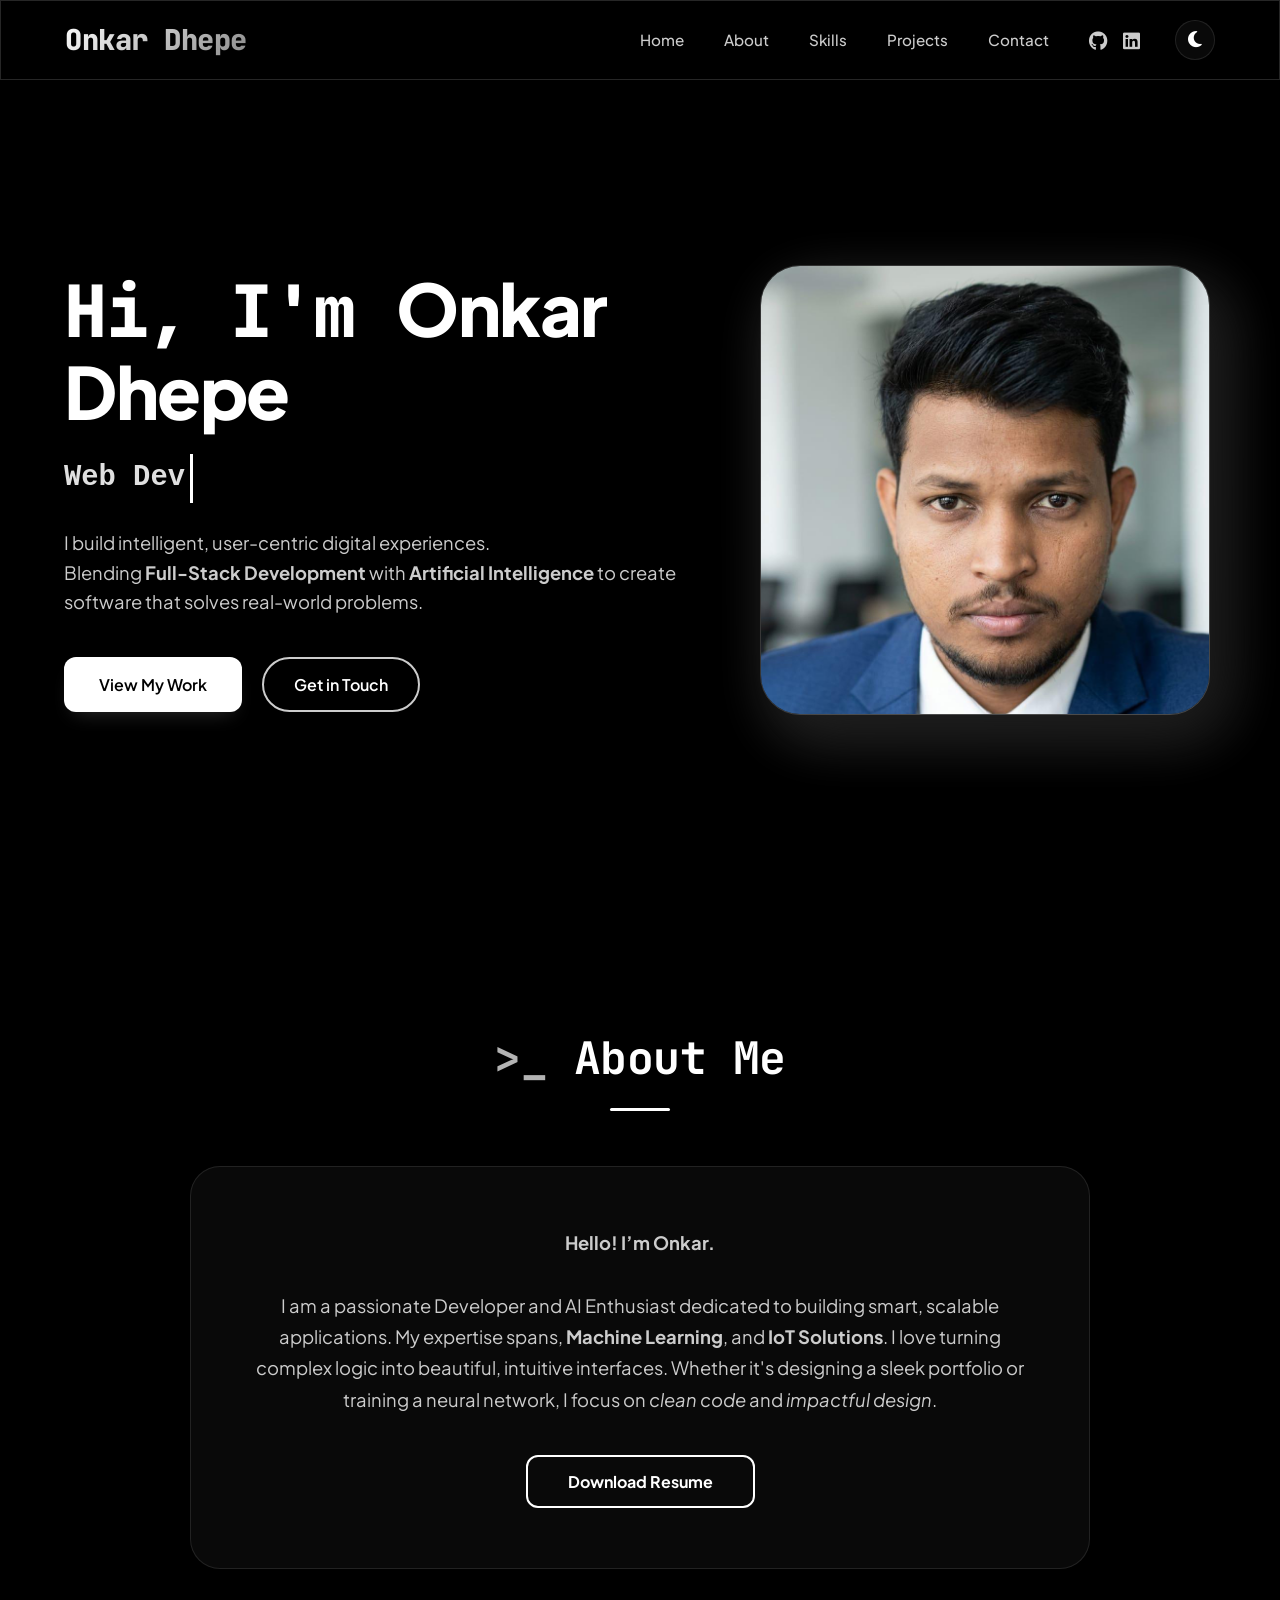
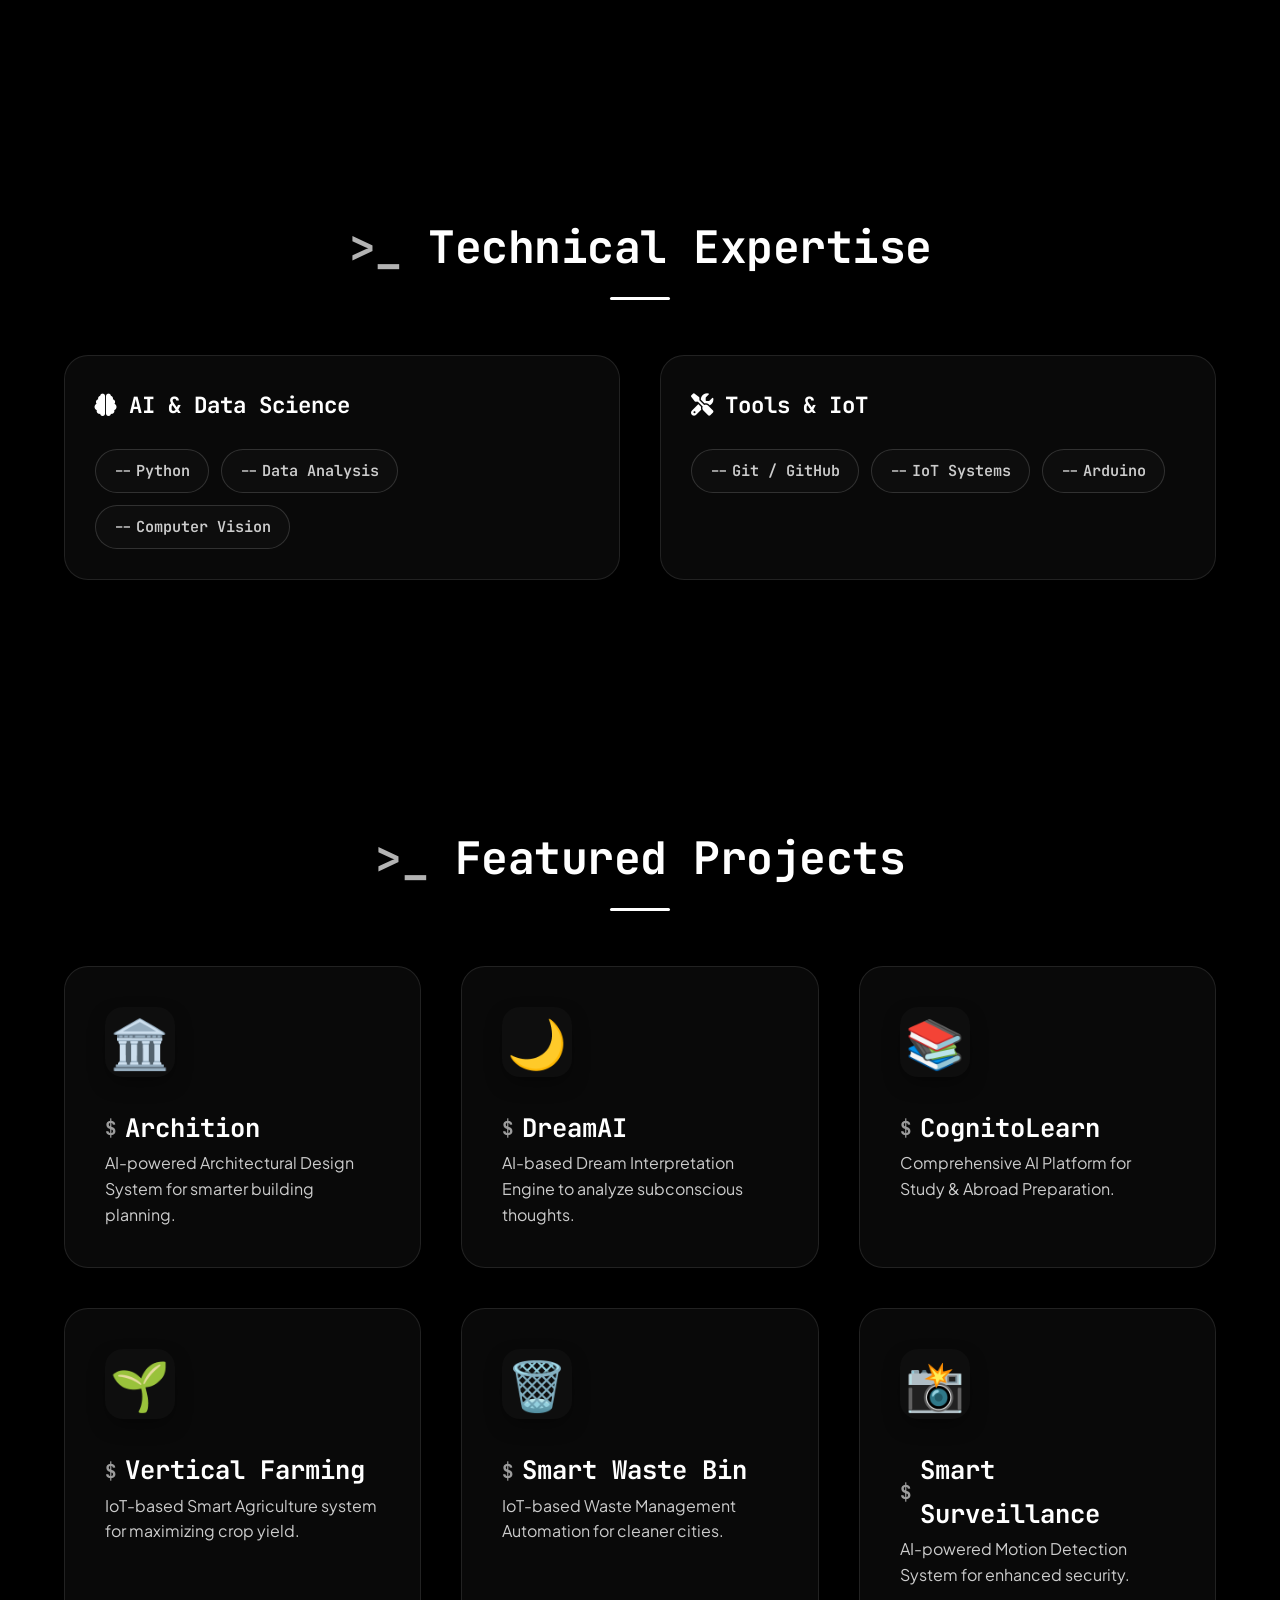
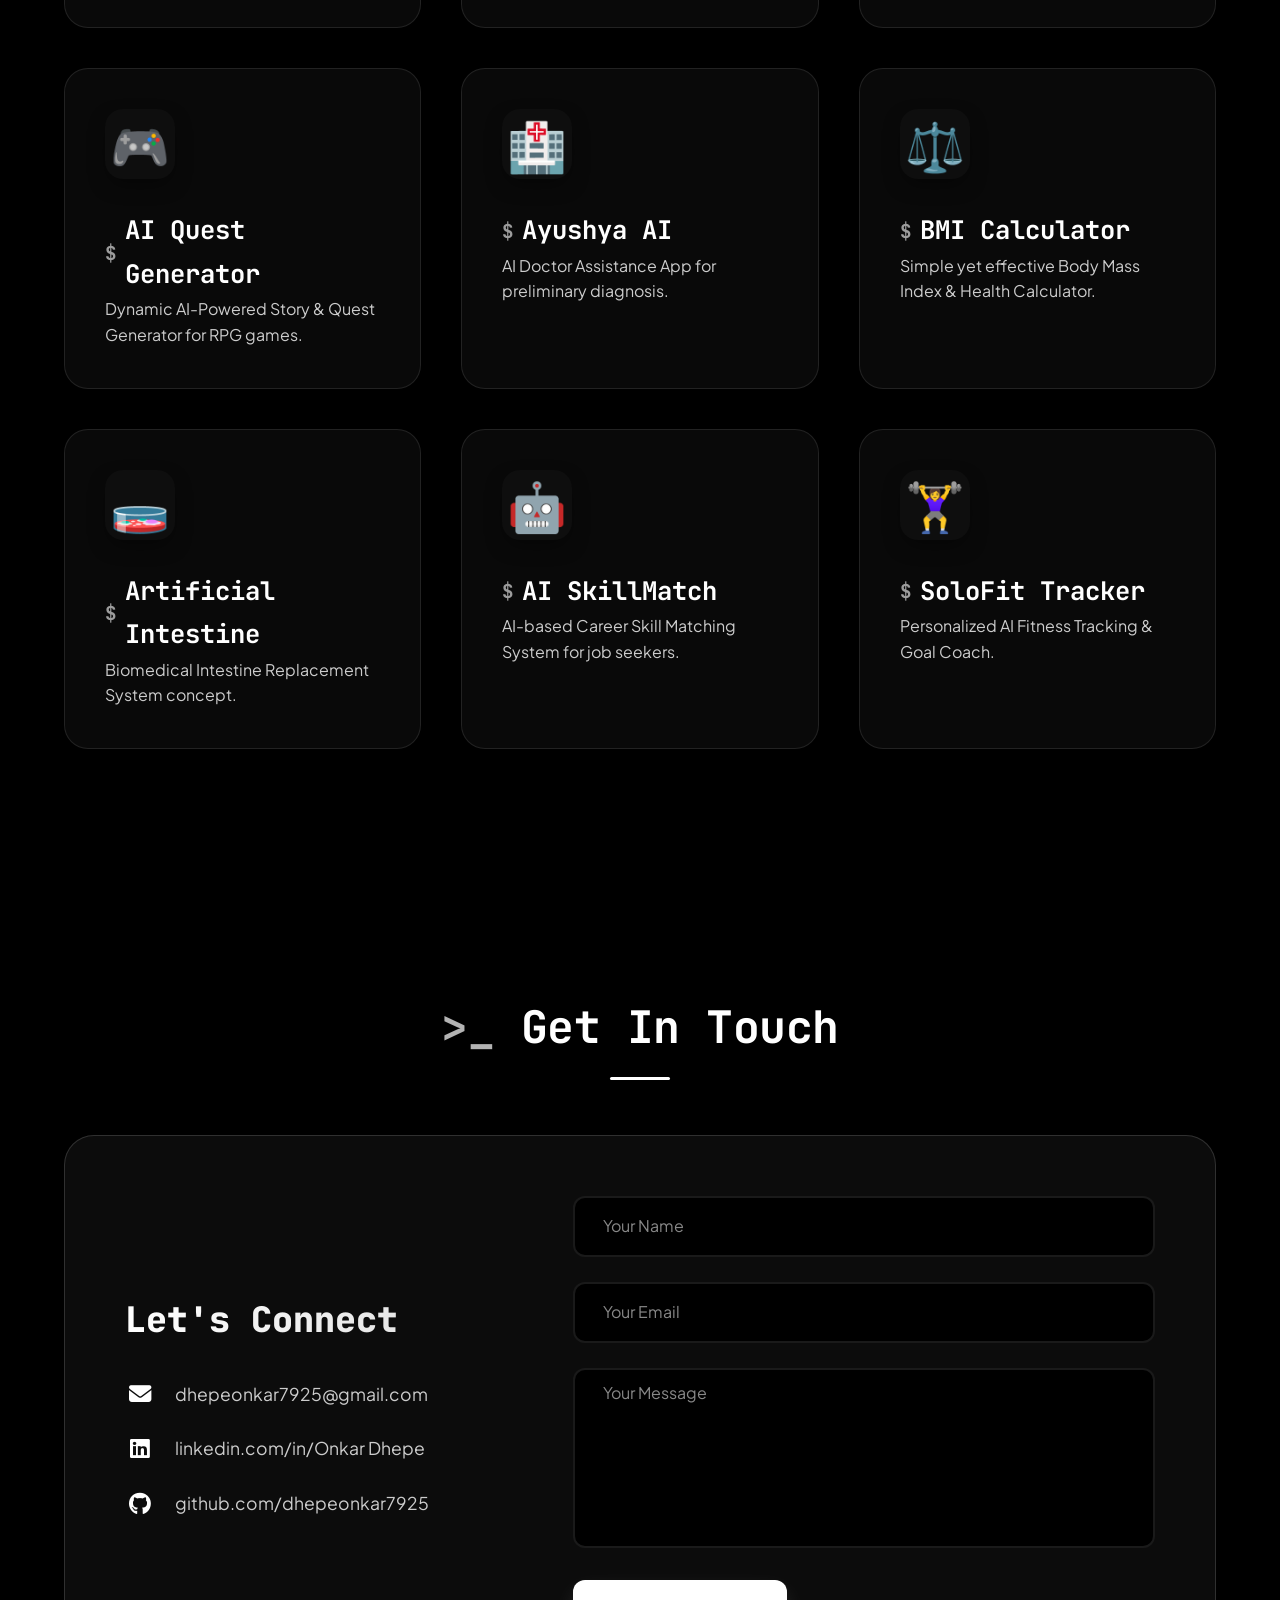
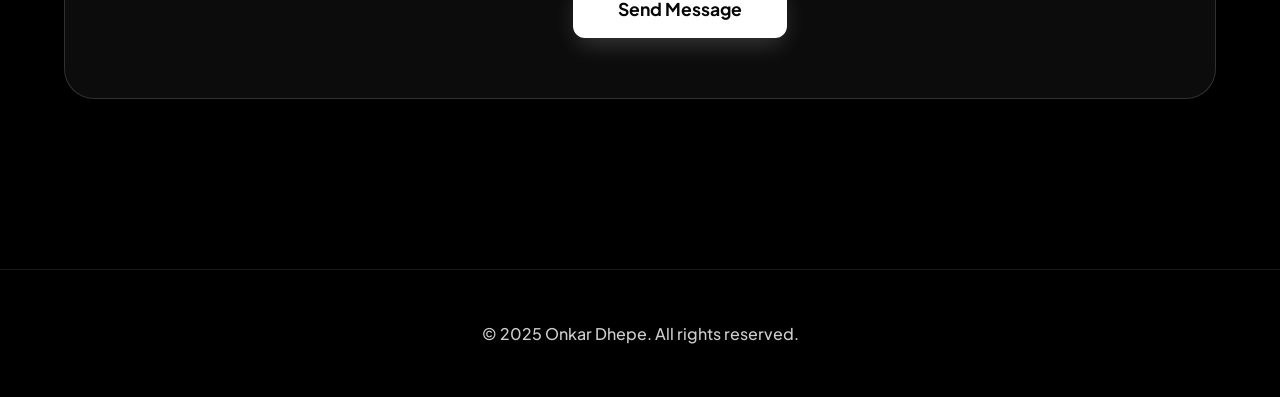
<file: index.html>
<!DOCTYPE html>
<!-- Deployment Revision: 1.0.1 - Fixed Routing -->

<html lang="en">
<head>
    <meta charset="UTF-8">
    <meta name="viewport" content="width=device-width, initial-scale=1.0">
    <title>Onkar Dhepe | Portfolio</title>
    <link rel="stylesheet" href="style.css">
    <link rel="stylesheet" href="https://cdnjs.cloudflare.com/ajax/libs/font-awesome/6.4.0/css/all.min.css">
</head>
<body>

    <!-- NAVBAR -->
    <nav class="navbar glass">
        <a href="#hero" class="logo">Onkar Dhepe</a>

        <div class="nav-content">
            <ul class="nav-links" id="navMenu">
                <li><a href="#hero" onclick="closeMenu()">Home</a></li>
                <li><a href="#about" onclick="closeMenu()">About</a></li>
                <li><a href="#skills" onclick="closeMenu()">Skills</a></li>
                <li><a href="#projects" onclick="closeMenu()">Projects</a></li>
                <li><a href="#contact" onclick="closeMenu()">Contact</a></li>
            </ul>

            <div class="nav-actions">
                <div class="social-links-nav">
                    <a href="https://github.com/dhepeonkar7925" target="_blank" title="GitHub"><i class="fab fa-github"></i></a>
                    <a href="https://www.linkedin.com/in/onkardhepe-b68677215/" target="_blank" title="LinkedIn"><i class="fab fa-linkedin"></i></a>
                </div>
                <button id="theme-toggle" class="theme-btn" aria-label="Toggle Theme">
                    <i class="fas fa-moon"></i>
                </button>
                
                <!-- Mobile Menu Toggle -->
                <div class="hamburger" onclick="toggleMenu()">
                    <i class="fas fa-bars"></i>
                </div>
            </div>
        </div>
    </nav>

    <!-- HERO SECTION -->
    <!-- HERO SECTION -->
    <section id="hero">
        <div class="hero-content">
            <div class="hero-text">
                <h1>Hi, I'm <span style="color: var(--primary);">Onkar Dhepe</span></h1>
                <div class="typing-container"></div>
                
                <p>
                    I build intelligent, user-centric digital experiences. <br>
                    Blending <strong>Full-Stack Development</strong> with <strong>Artificial Intelligence</strong> to create software that solves real-world problems.
                </p>

                <div class="buttons">
                    <a href="#projects" class="btn">View My Work</a>
                    <a href="#contact" class="btn2">Get in Touch</a>
                </div>
            </div>
        </div>

        <div class="hero-image skeleton">
           <img src="assets/images/your-photo.jpg" alt="Onkar Dhepe" class="profile-img">
        </div>
    </section>

    <!-- ABOUT -->
    <section id="about" class="reveal">
        <h3 class="section-title">About Me</h3>
        <div class="about-content glass">
            <p>
                <strong>Hello! I’m Onkar.</strong> <br><br>
                I am a passionate Developer and AI Enthusiast dedicated to building smart, scalable applications. 
                My expertise spans, <strong>Machine Learning</strong>, and <strong>IoT Solutions</strong>. 
                I love turning complex logic into beautiful, intuitive interfaces. 
                Whether it's designing a sleek portfolio or training a neural network, 
                I focus on <em>clean code</em> and <em>impactful design</em>.
            </p>
            <button class="about-btn" onclick="window.open('Name.pdf')">Download Resume</button>
        </div>
    </section>

    <!-- SKILLS -->
    <section id="skills">
        <h3 class="section-title">Technical Expertise</h3>

        <div class="skills-container-v2">
           

            <!-- AI & Data Science -->
            <div class="skill-category reveal skeleton">
                <h4><i class="fas fa-brain"></i> AI & Data Science</h4>
                <div class="skills-grid-v2">
                    <div class="skill-pill">Python</div>
                    <div class="skill-pill">Data Analysis</div>
                    <div class="skill-pill">Computer Vision</div>
                </div>
            </div>

            <!-- Tools & IoT -->
            <div class="skill-category reveal skeleton">
                <h4><i class="fas fa-tools"></i> Tools & IoT</h4>
                <div class="skills-grid-v2">
                    <div class="skill-pill">Git / GitHub</div>
                    <div class="skill-pill">IoT Systems</div>
                    <div class="skill-pill">Arduino</div>
                </div>
            </div>
        </div>
    </section>

    <!-- PROJECTS -->
    <section id="projects" class="reveal">
        <h3 class="section-title">Featured Projects</h3>

        <div class="projects-grid">

            <a href="projects/archition.html" class="project-card-pro skeleton">
                <div class="project-icon-pro">🏛️</div>
                <div>
                    <h4>Archition</h4>
                    <p>AI-powered Architectural Design System for smarter building planning.</p>
                </div>
            </a>

            <a href="projects/dreamai.html" class="project-card-pro skeleton">
                <div class="project-icon-pro">🌙</div>
                <div>
                    <h4>DreamAI</h4>
                    <p>AI-based Dream Interpretation Engine to analyze subconscious thoughts.</p>
                </div>
            </a>

            <a href="projects/cognitolearn.html" class="project-card-pro skeleton">
                <div class="project-icon-pro">📚</div>
                <div>
                    <h4>CognitoLearn</h4>
                    <p>Comprehensive AI Platform for Study & Abroad Preparation.</p>
                </div>
            </a>

            <a href="projects/verticalfarm.html" class="project-card-pro skeleton">
                <div class="project-icon-pro">🌱</div>
                <div>
                    <h4>Vertical Farming</h4>
                    <p>IoT-based Smart Agriculture system for maximizing crop yield.</p>
                </div>
            </a>

            <a href="projects/wastebin.html" class="project-card-pro skeleton">
                <div class="project-icon-pro">🗑️</div>
                <div>
                    <h4>Smart Waste Bin</h4>
                    <p>IoT-based Waste Management Automation for cleaner cities.</p>
                </div>
            </a>

            <a href="projects/surveillance.html" class="project-card-pro skeleton">
                <div class="project-icon-pro">📸</div>
                <div>
                    <h4>Smart Surveillance</h4>
                    <p>AI-powered Motion Detection System for enhanced security.</p>
                </div>
            </a>

            <a href="projects/ai-quest-generator.html" class="project-card-pro skeleton">
                <div class="project-icon-pro">🎮</div>
                <div>
                    <h4>AI Quest Generator</h4>
                    <p>Dynamic AI-Powered Story & Quest Generator for RPG games.</p>
                </div>
            </a>

            <a href="projects/ayushya-ai.html" class="project-card-pro skeleton">
                <div class="project-icon-pro">🏥</div>
                <div>
                    <h4>Ayushya AI</h4>
                    <p>AI Doctor Assistance App for preliminary diagnosis.</p>
                </div>
            </a>

            <a href="projects/bmi-calculator.html" class="project-card-pro skeleton">
                <div class="project-icon-pro">⚖️</div>
                <div>
                    <h4>BMI Calculator</h4>
                    <p>Simple yet effective Body Mass Index & Health Calculator.</p>
                </div>
            </a>

            <a href="projects/artificial-intestine.html" class="project-card-pro skeleton">
                <div class="project-icon-pro">🧫</div>
                <div>
                    <h4>Artificial Intestine</h4>
                    <p>Biomedical Intestine Replacement System concept.</p>
                </div>
            </a>

            <a href="projects/skillmatch.html" class="project-card-pro">
                <div class="project-icon-pro">🤖</div>
                <div>
                    <h4>AI SkillMatch</h4>
                    <p>AI-based Career Skill Matching System for job seekers.</p>
                </div>
            </a>

            <a href="projects/solofit-tracker.html" class="project-card-pro">
                <div class="project-icon-pro">🏋️‍♀️</div>
                <div>
                    <h4>SoloFit Tracker</h4>
                    <p>Personalized AI Fitness Tracking & Goal Coach.</p>
                </div>
            </a>

        </div>
    </section>

    <!-- CONTACT -->
    <section id="contact" class="reveal">
        <h3 class="section-title">Get In Touch</h3>

        <div class="contact-container">

            <div class="contact-info">
                <h4>Let's Connect</h4>
                <a href="mailto:dhepeonkar7925@gmail.com"><p><i class="fas fa-envelope"></i> dhepeonkar7925@gmail.com</p></a>
                <a href="https://www.linkedin.com/in/onkar-dhepe-aaa7442ab" target="_blank"><p><i class="fab fa-linkedin"></i> linkedin.com/in/Onkar Dhepe</p></a>
                <a href="https://github.com/dhepeonkar7925" target="_blank"><p><i class="fab fa-github"></i> github.com/dhepeonkar7925</p></a>
            </div>

            <form class="contact-form">
                <div class="input-box">
                    <input type="text" required>
                    <label>Your Name</label>
                </div>

                <div class="input-box">
                    <input type="email" required>
                    <label>Your Email</label>
                </div>

                <div class="input-box">
                    <textarea required></textarea>
                    <label>Your Message</label>
                </div>

                <button class="send-btn">Send Message</button>
            </form>

        </div>
    </section>

    <!-- FOOTER -->
    <footer>
        <p>&copy; 2025 Onkar Dhepe. All rights reserved.</p>
    </footer>

    <script src="script.js"></script>

</body>
</html>
</file>
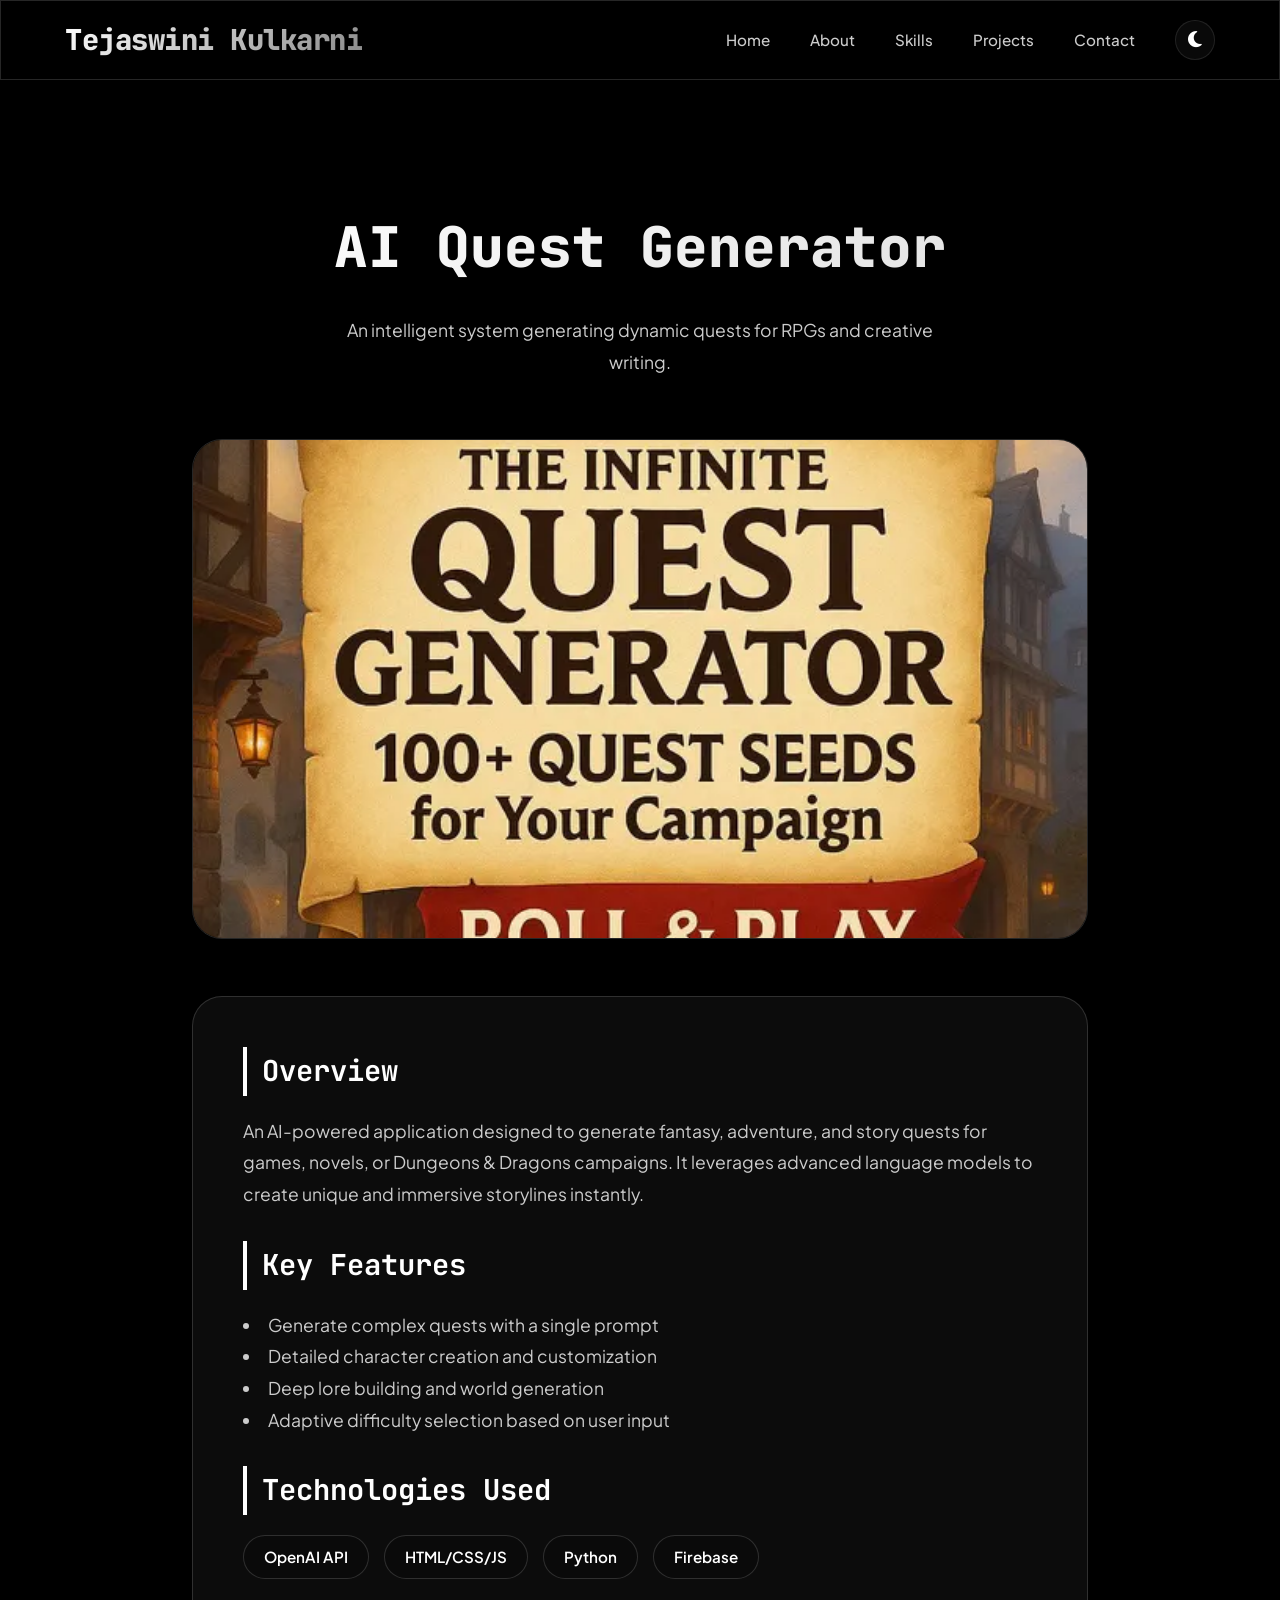
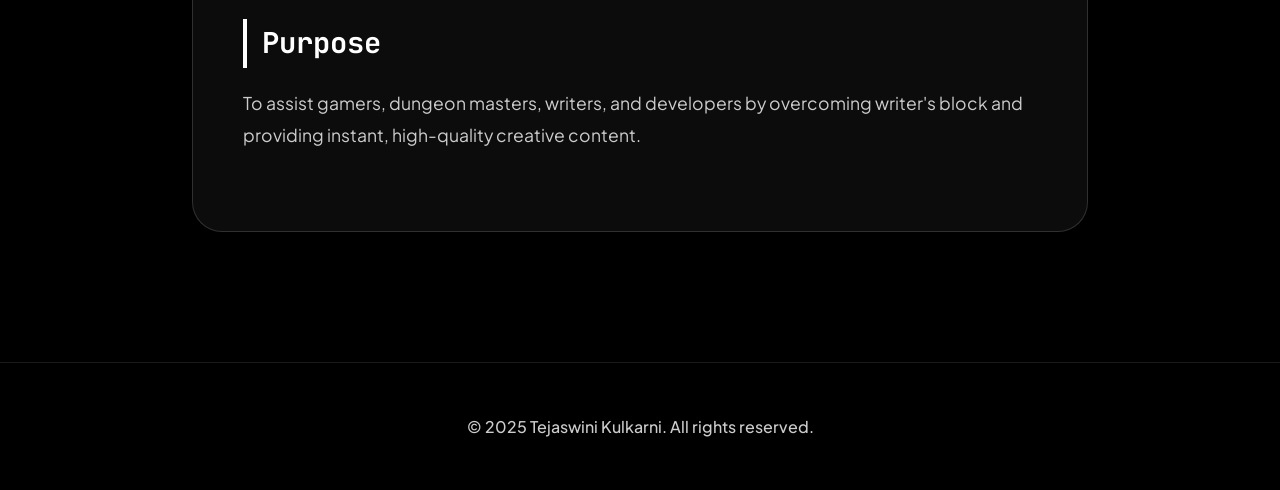
<file: projects/ai-quest-generator.html>
<!DOCTYPE html>
<html lang="en">
<head>
    <meta charset="UTF-8">
    <meta name="viewport" content="width=device-width, initial-scale=1.0">
    <title>AI Quest Generator | Project</title>
    <link rel="stylesheet" href="../style.css">
    <link rel="stylesheet" href="https://cdnjs.cloudflare.com/ajax/libs/font-awesome/6.4.0/css/all.min.css">
</head>
<body>

    <!-- NAVBAR (Simplified for projects) -->
    <nav class="navbar glass">
        <a href="../index.html" class="logo">Tejaswini Kulkarni</a>

        <div class="nav-content">
            <ul class="nav-links" id="navMenu">
                <li><a href="../index.html#hero" onclick="closeMenu()">Home</a></li>
                <li><a href="../index.html#about" onclick="closeMenu()">About</a></li>
                <li><a href="../index.html#skills" onclick="closeMenu()">Skills</a></li>
                <li><a href="../index.html#projects" onclick="closeMenu()">Projects</a></li>
                <li><a href="../index.html#contact" onclick="closeMenu()">Contact</a></li>
            </ul>

            <div class="nav-actions">
                <button id="theme-toggle" class="theme-btn" aria-label="Toggle Theme">
                    <i class="fas fa-moon"></i>
                </button>
                
                <!-- Mobile Menu Toggle -->
                <div class="hamburger" onclick="toggleMenu()">
                    <i class="fas fa-bars"></i>
                </div>
            </div>
        </div>
    </nav>

    <div class="project-wrapper">
        <div class="project-header">
            <h1 class="project-title-large">AI Quest Generator</h1>
            <p class="project-text" style="max-width: 600px; margin: 0 auto;">An intelligent system generating dynamic quests for RPGs and creative writing.</p>
        </div>

        <img src="../assets/images/quest-image.jpg" alt="AI Quest" class="project-img-large">

        <div class="project-content-box">
            <h3 class="project-section-header">Overview</h3>
            <p class="project-text">
                An AI-powered application designed to generate fantasy, adventure, and story quests for games, novels, or Dungeons & Dragons campaigns. It leverages advanced language models to create unique and immersive storylines instantly.
            </p>

            <h3 class="project-section-header">Key Features</h3>
            <ul class="project-text" style="list-style-position: inside; margin-bottom: 30px;">
                <li>Generate complex quests with a single prompt</li>
                <li>Detailed character creation and customization</li>
                <li>Deep lore building and world generation</li>
                <li>Adaptive difficulty selection based on user input</li>
            </ul>

            <h3 class="project-section-header">Technologies Used</h3>
            <div class="tech-stack-list">
                <span class="tech-badge">OpenAI API</span>
                <span class="tech-badge">HTML/CSS/JS</span>
                <span class="tech-badge">Python</span>
                <span class="tech-badge">Firebase</span>
            </div>

            <h3 class="project-section-header">Purpose</h3>
            <p class="project-text">
                To assist gamers, dungeon masters, writers, and developers by overcoming writer's block and providing instant, high-quality creative content.
            </p>
        </div>
    </div>

    <!-- FOOTER -->
    <footer>
        <p>&copy; 2025 Tejaswini Kulkarni. All rights reserved.</p>
    </footer>

    <script src="../script.js"></script>
</body>
</html>
</file>
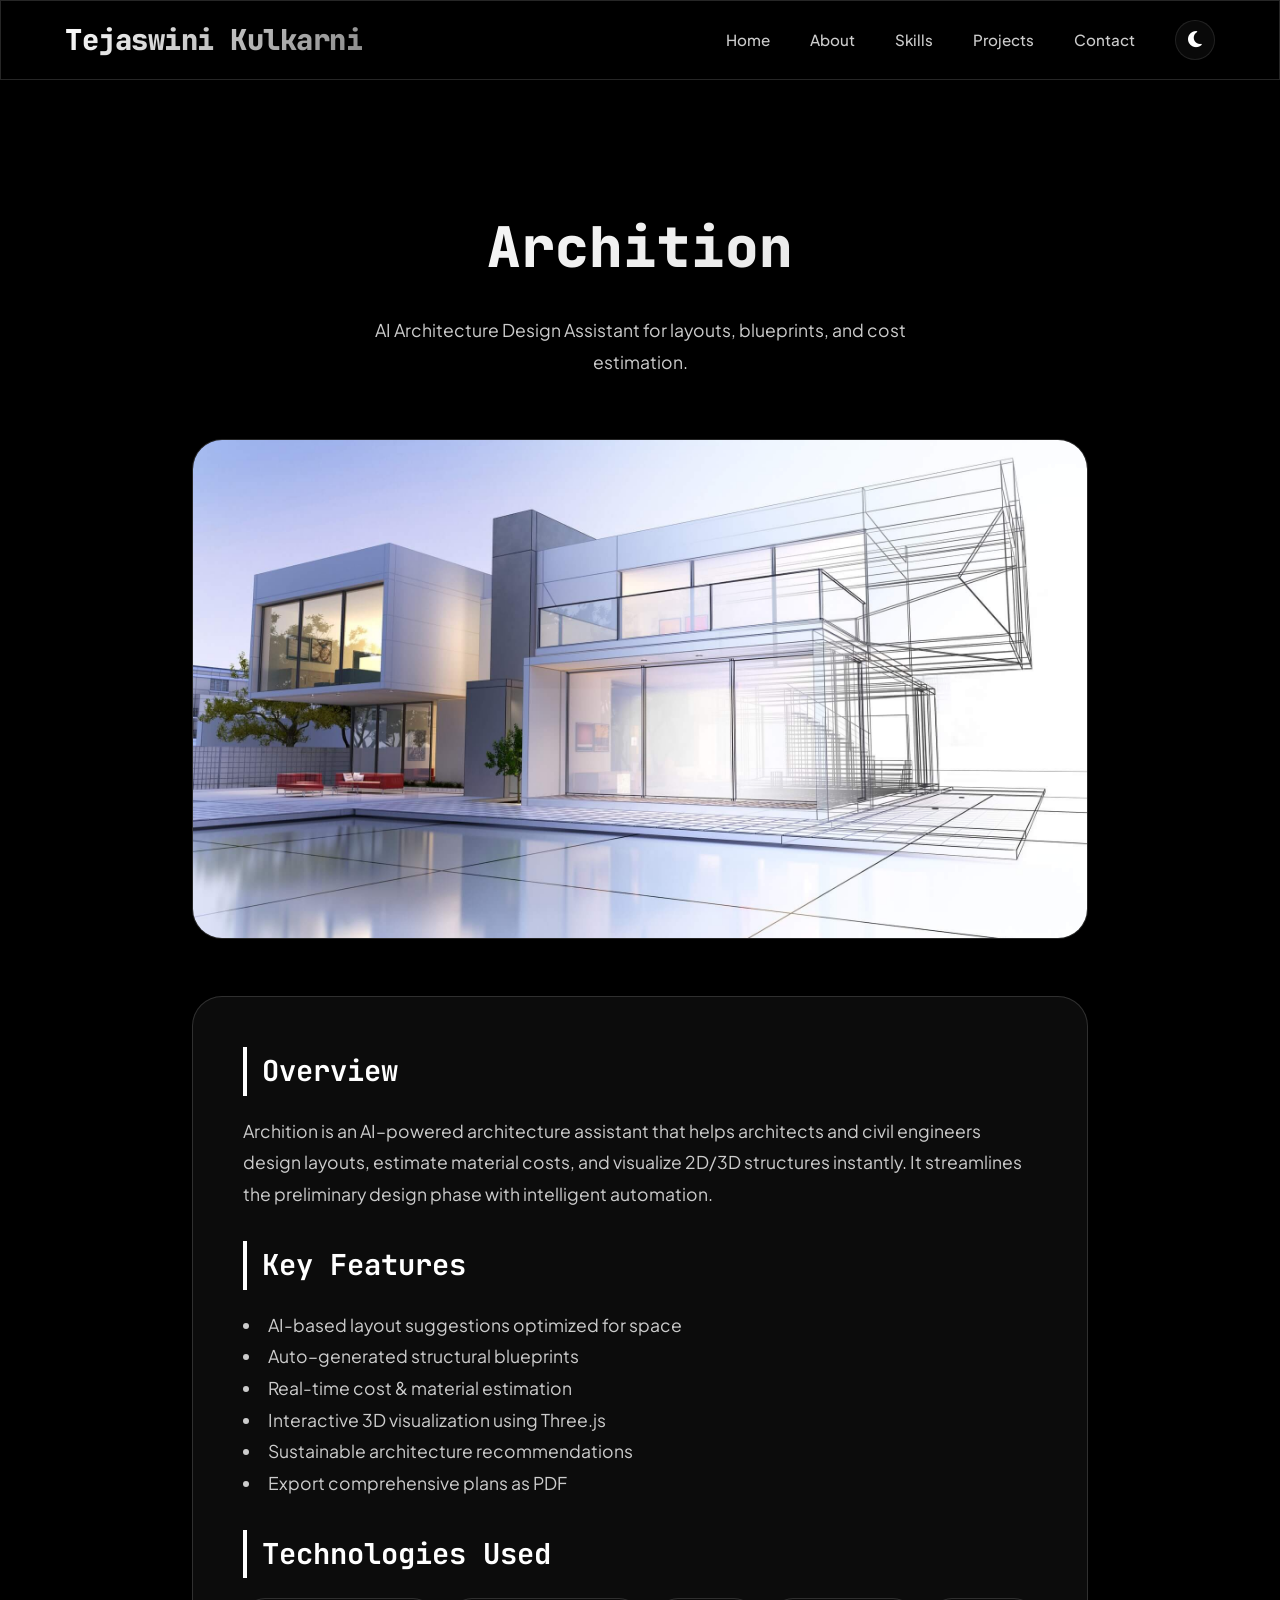
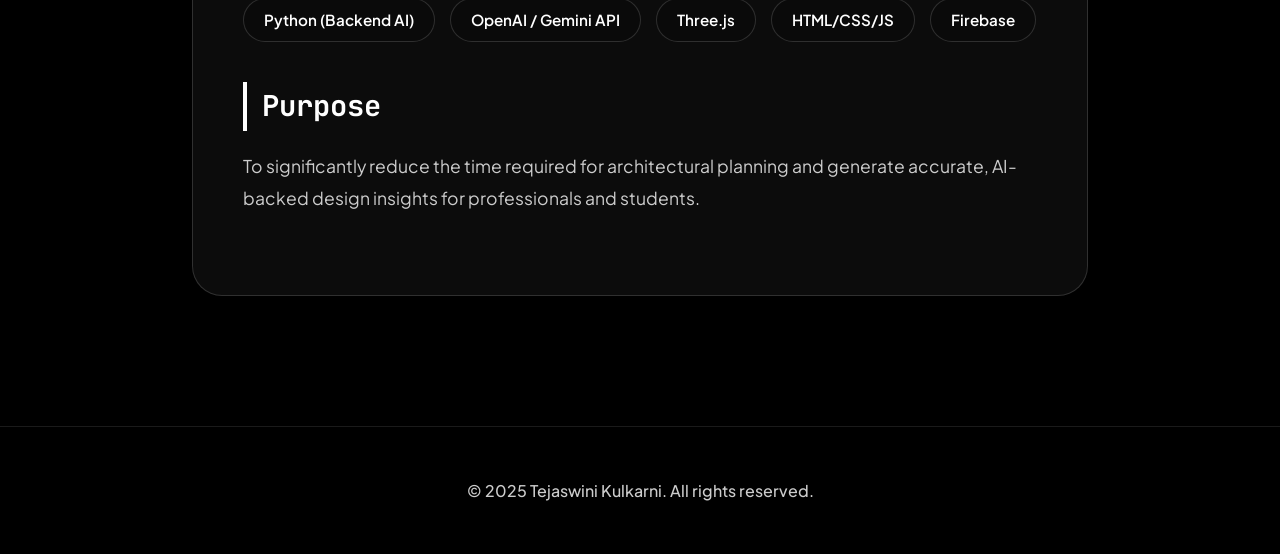
<file: projects/archition.html>
<!DOCTYPE html>
<html lang="en">
<head>
    <meta charset="UTF-8">
    <meta name="viewport" content="width=device-width, initial-scale=1.0">
    <title>Archition | Project</title>
    <link rel="stylesheet" href="../style.css">
    <link rel="stylesheet" href="https://cdnjs.cloudflare.com/ajax/libs/font-awesome/6.4.0/css/all.min.css">
</head>
<body>

    <!-- NAVBAR -->
    <nav class="navbar glass">
        <a href="../index.html" class="logo">Tejaswini Kulkarni</a>

        <div class="nav-content">
            <ul class="nav-links" id="navMenu">
                <li><a href="../index.html#hero" onclick="closeMenu()">Home</a></li>
                <li><a href="../index.html#about" onclick="closeMenu()">About</a></li>
                <li><a href="../index.html#skills" onclick="closeMenu()">Skills</a></li>
                <li><a href="../index.html#projects" onclick="closeMenu()">Projects</a></li>
                <li><a href="../index.html#contact" onclick="closeMenu()">Contact</a></li>
            </ul>

            <div class="nav-actions">
                <button id="theme-toggle" class="theme-btn" aria-label="Toggle Theme">
                    <i class="fas fa-moon"></i>
                </button>
                
                <!-- Mobile Menu Toggle -->
                <div class="hamburger" onclick="toggleMenu()">
                    <i class="fas fa-bars"></i>
                </div>
            </div>
        </div>
    </nav>

    <div class="project-wrapper">
        <div class="project-header">
            <h1 class="project-title-large">Archition</h1>
            <p class="project-text" style="max-width: 600px; margin: 0 auto;">AI Architecture Design Assistant for layouts, blueprints, and cost estimation.</p>
        </div>

        <img src="../assets/images/archistar-1.jpg" alt="Archition Project" class="project-img-large">

        <div class="project-content-box">
            <h3 class="project-section-header">Overview</h3>
            <p class="project-text">
                Archition is an AI–powered architecture assistant that helps architects and civil engineers design layouts, estimate material costs, and visualize 2D/3D structures instantly. It streamlines the preliminary design phase with intelligent automation.
            </p>

            <h3 class="project-section-header">Key Features</h3>
            <ul class="project-text" style="list-style-position: inside; margin-bottom: 30px;">
                <li>AI-based layout suggestions optimized for space</li>
                <li>Auto–generated structural blueprints</li>
                <li>Real-time cost & material estimation</li>
                <li>Interactive 3D visualization using Three.js</li>
                <li>Sustainable architecture recommendations</li>
                <li>Export comprehensive plans as PDF</li>
            </ul>

            <h3 class="project-section-header">Technologies Used</h3>
            <div class="tech-stack-list">
                <span class="tech-badge">Python (Backend AI)</span>
                <span class="tech-badge">OpenAI / Gemini API</span>
                <span class="tech-badge">Three.js</span>
                <span class="tech-badge">HTML/CSS/JS</span>
                <span class="tech-badge">Firebase</span>
            </div>

            <h3 class="project-section-header">Purpose</h3>
            <p class="project-text">
                To significantly reduce the time required for architectural planning and generate accurate, AI-backed design insights for professionals and students.
            </p>
        </div>
    </div>

    <!-- FOOTER -->
    <footer>
        <p>&copy; 2025 Tejaswini Kulkarni. All rights reserved.</p>
    </footer>

    <script src="../script.js"></script>
</body>
</html>
</file>
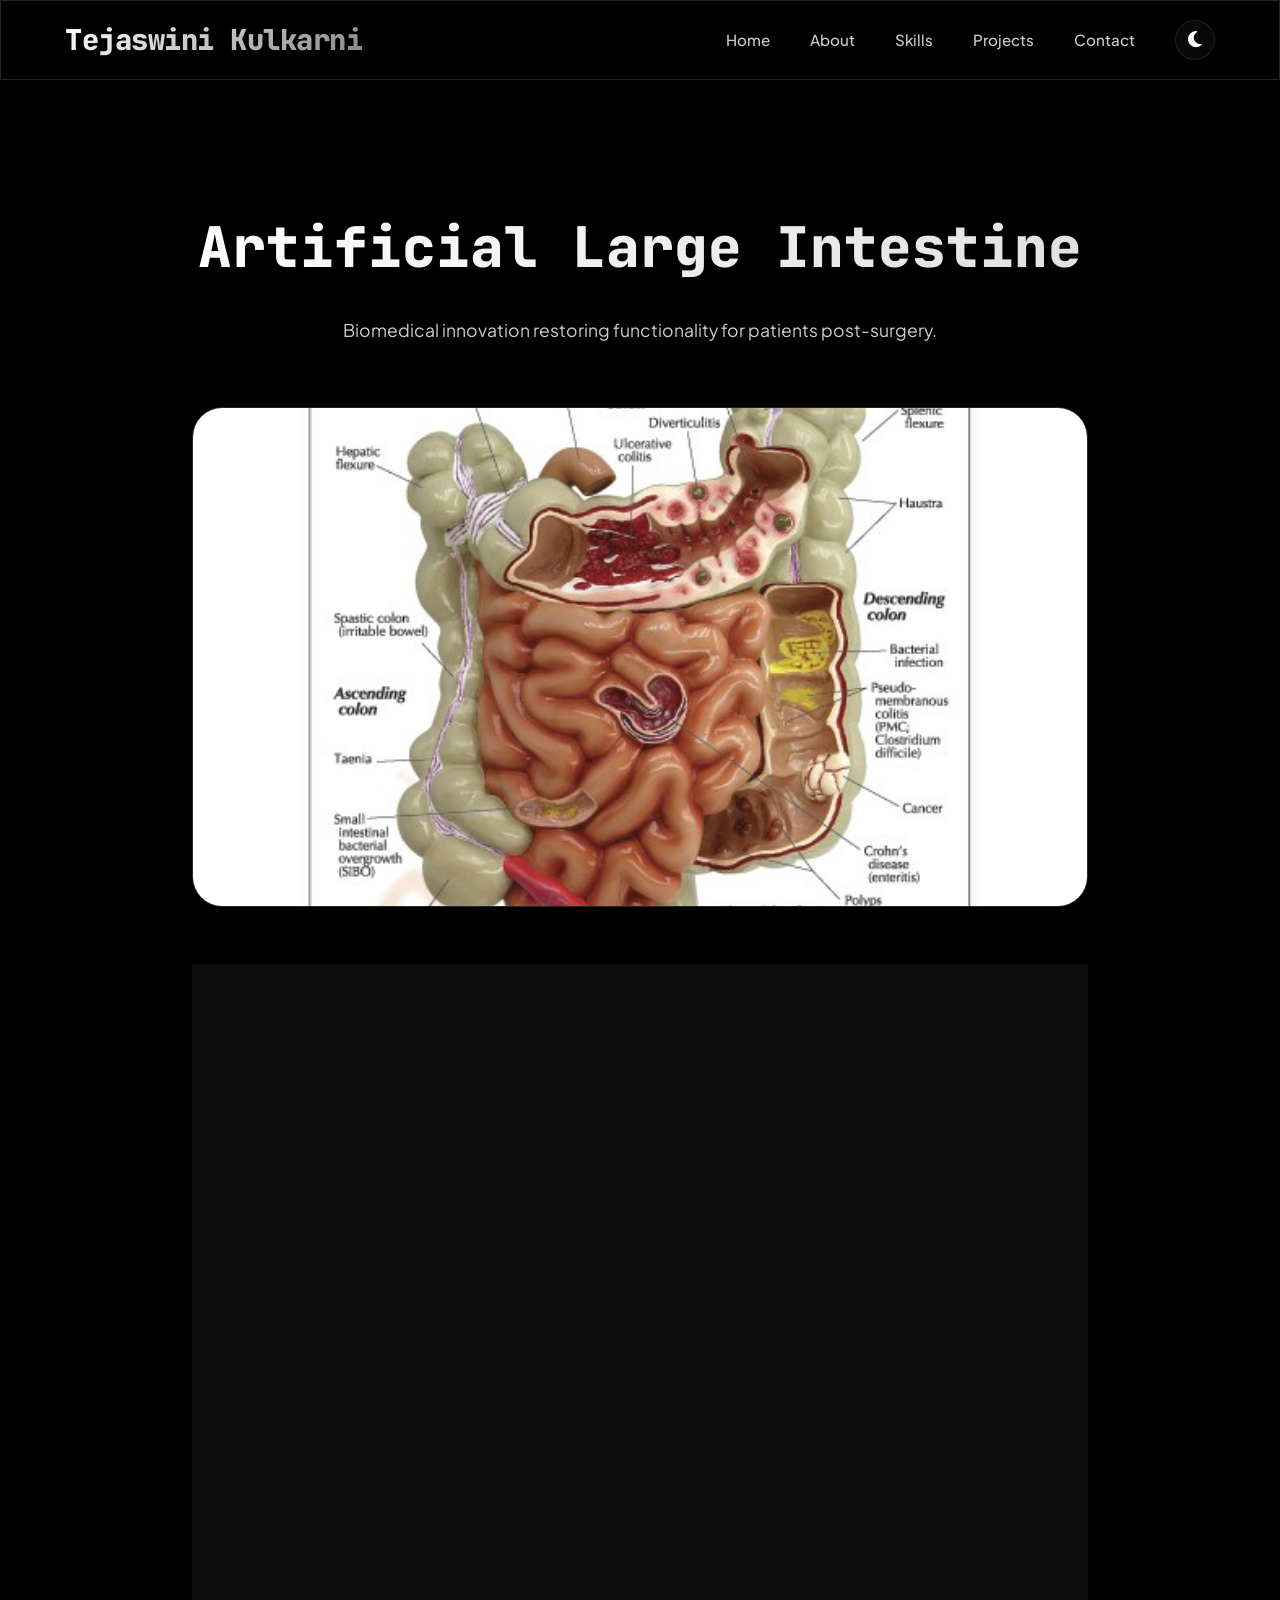
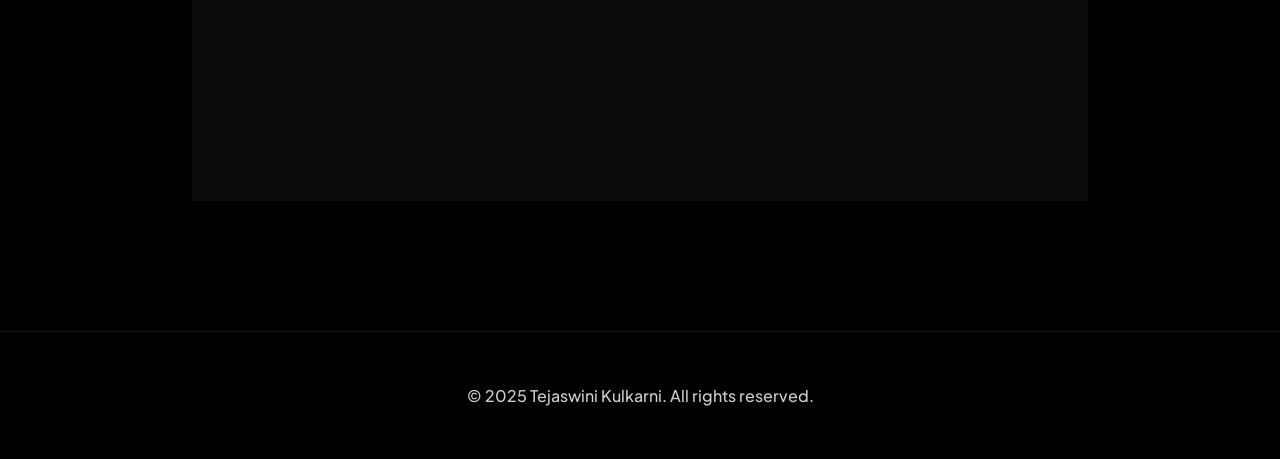
<file: projects/artificial-intestine.html>
<!DOCTYPE html>
<html lang="en">
<head>
    <meta charset="UTF-8">
    <meta name="viewport" content="width=device-width, initial-scale=1.0">
    <title>Artificial Intestine | Project</title>
    <link rel="stylesheet" href="../style.css">
    <link rel="stylesheet" href="https://cdnjs.cloudflare.com/ajax/libs/font-awesome/6.4.0/css/all.min.css">
</head>
<body>

    <!-- NAVBAR -->
    <nav class="navbar glass">
        <a href="../index.html" class="logo">Tejaswini Kulkarni</a>

        <div class="nav-content">
            <ul class="nav-links" id="navMenu">
                <li><a href="../index.html#hero" onclick="closeMenu()">Home</a></li>
                <li><a href="../index.html#about" onclick="closeMenu()">About</a></li>
                <li><a href="../index.html#skills" onclick="closeMenu()">Skills</a></li>
                <li><a href="../index.html#projects" onclick="closeMenu()">Projects</a></li>
                <li><a href="../index.html#contact" onclick="closeMenu()">Contact</a></li>
            </ul>

            <div class="nav-actions">
                <button id="theme-toggle" class="theme-btn" aria-label="Toggle Theme">
                    <i class="fas fa-moon"></i>
                </button>
                
                <!-- Mobile Menu Toggle -->
                <div class="hamburger" onclick="toggleMenu()">
                    <i class="fas fa-bars"></i>
                </div>
            </div>
        </div>
    </nav>

    <div class="project-wrapper">
        <div class="project-header">
            <h1 class="project-title-large">Artificial Large Intestine</h1>
            <p class="project-text" style="max-width: 600px; margin: 0 auto;">Biomedical innovation restoring functionality for patients post-surgery.</p>
        </div>

        <img src="../assets/images/gi-tract-model-2.jpg" alt="Artificial Intestine Model" class="project-img-large">

        <div class="project-content-box">
            <h3 class="project-section-header">Overview</h3>
            <p class="project-text">
                A biomedical innovation model designed to replicate and replace the functionality of the large intestine for patients who have undergone major surgery. This system aims to restore quality of life through advanced biological modeling and waste processing.
            </p>

            <h3 class="project-section-header">Key Features</h3>
            <ul class="project-text" style="list-style-position: inside; margin-bottom: 30px;">
                <li>Artificial waste processing algorithms</li>
                <li>Fluid and nutrient absorption regulation</li>
                <li>Advanced bacterial filtration system</li>
                <li>Integrated safety valves for pressure management</li>
            </ul>

            <h3 class="project-section-header">Technologies & Domains</h3>
            <div class="tech-stack-list">
                <span class="tech-badge">Biomedical Engineering</span>
                <span class="tech-badge">System Modeling</span>
                <span class="tech-badge">Prototyping</span>
                <span class="tech-badge">Healthcare Tech</span>
            </div>

            <h3 class="project-section-header">Purpose</h3>
            <p class="project-text">
                To drastically improve the quality of life and recovery outcomes for patients coping with the loss of large intestine functionality.
            </p>
        </div>
    </div>

    <!-- FOOTER -->
    <footer>
        <p>&copy; 2025 Tejaswini Kulkarni. All rights reserved.</p>
    </footer>

    <script src="../script.js"></script>
</body>
</html>
</file>
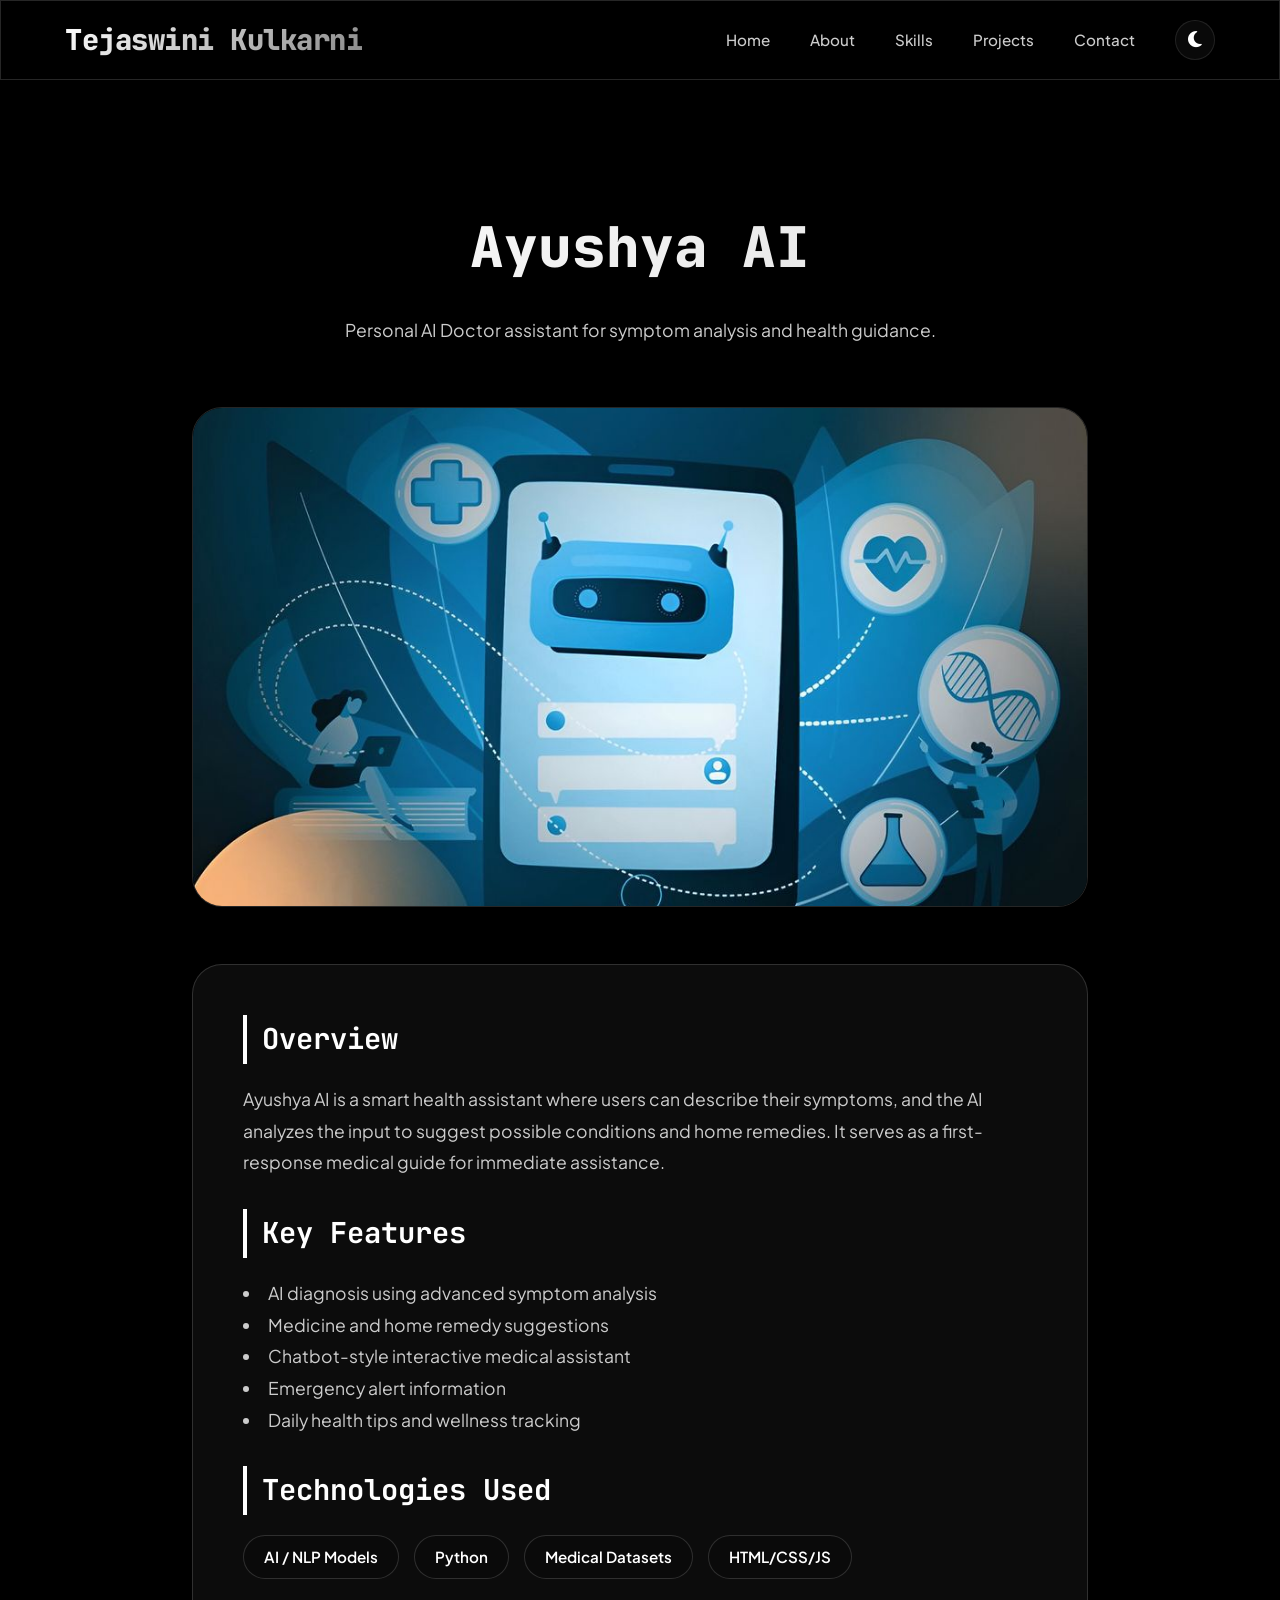
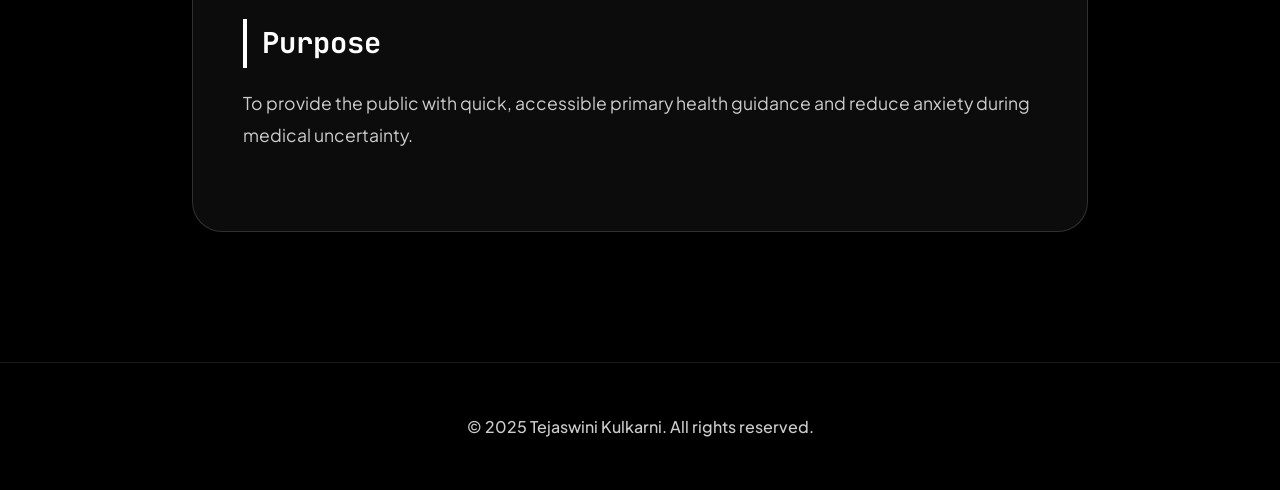
<file: projects/ayushya-ai.html>
<!DOCTYPE html>
<html lang="en">
<head>
    <meta charset="UTF-8">
    <meta name="viewport" content="width=device-width, initial-scale=1.0">
    <title>Ayushya AI | Project</title>
    <link rel="stylesheet" href="../style.css">
    <link rel="stylesheet" href="https://cdnjs.cloudflare.com/ajax/libs/font-awesome/6.4.0/css/all.min.css">
</head>
<body>

    <!-- NAVBAR -->
    <nav class="navbar glass">
        <a href="../index.html" class="logo">Tejaswini Kulkarni</a>

        <div class="nav-content">
            <ul class="nav-links" id="navMenu">
                <li><a href="../index.html#hero" onclick="closeMenu()">Home</a></li>
                <li><a href="../index.html#about" onclick="closeMenu()">About</a></li>
                <li><a href="../index.html#skills" onclick="closeMenu()">Skills</a></li>
                <li><a href="../index.html#projects" onclick="closeMenu()">Projects</a></li>
                <li><a href="../index.html#contact" onclick="closeMenu()">Contact</a></li>
            </ul>

            <div class="nav-actions">
                <button id="theme-toggle" class="theme-btn" aria-label="Toggle Theme">
                    <i class="fas fa-moon"></i>
                </button>
                
                <!-- Mobile Menu Toggle -->
                <div class="hamburger" onclick="toggleMenu()">
                    <i class="fas fa-bars"></i>
                </div>
            </div>
        </div>
    </nav>

    <div class="project-wrapper">
        <div class="project-header">
            <h1 class="project-title-large">Ayushya AI</h1>
            <p class="project-text" style="max-width: 600px; margin: 0 auto;">Personal AI Doctor assistant for symptom analysis and health guidance.</p>
        </div>

        <img src="../assets/images/ayushya-image.jpg" alt="Ayushya AI Project" class="project-img-large">

        <div class="project-content-box">
            <h3 class="project-section-header">Overview</h3>
            <p class="project-text">
                Ayushya AI is a smart health assistant where users can describe their symptoms, and the AI analyzes the input to suggest possible conditions and home remedies. It serves as a first-response medical guide for immediate assistance.
            </p>

            <h3 class="project-section-header">Key Features</h3>
            <ul class="project-text" style="list-style-position: inside; margin-bottom: 30px;">
                <li>AI diagnosis using advanced symptom analysis</li>
                <li>Medicine and home remedy suggestions</li>
                <li>Chatbot-style interactive medical assistant</li>
                <li>Emergency alert information</li>
                <li>Daily health tips and wellness tracking</li>
            </ul>

            <h3 class="project-section-header">Technologies Used</h3>
            <div class="tech-stack-list">
                <span class="tech-badge">AI / NLP Models</span>
                <span class="tech-badge">Python</span>
                <span class="tech-badge">Medical Datasets</span>
                <span class="tech-badge">HTML/CSS/JS</span>
            </div>

            <h3 class="project-section-header">Purpose</h3>
            <p class="project-text">
                To provide the public with quick, accessible primary health guidance and reduce anxiety during medical uncertainty.
            </p>
        </div>
    </div>

    <!-- FOOTER -->
    <footer>
        <p>&copy; 2025 Tejaswini Kulkarni. All rights reserved.</p>
    </footer>

    <script src="../script.js"></script>
</body>
</html>
</file>
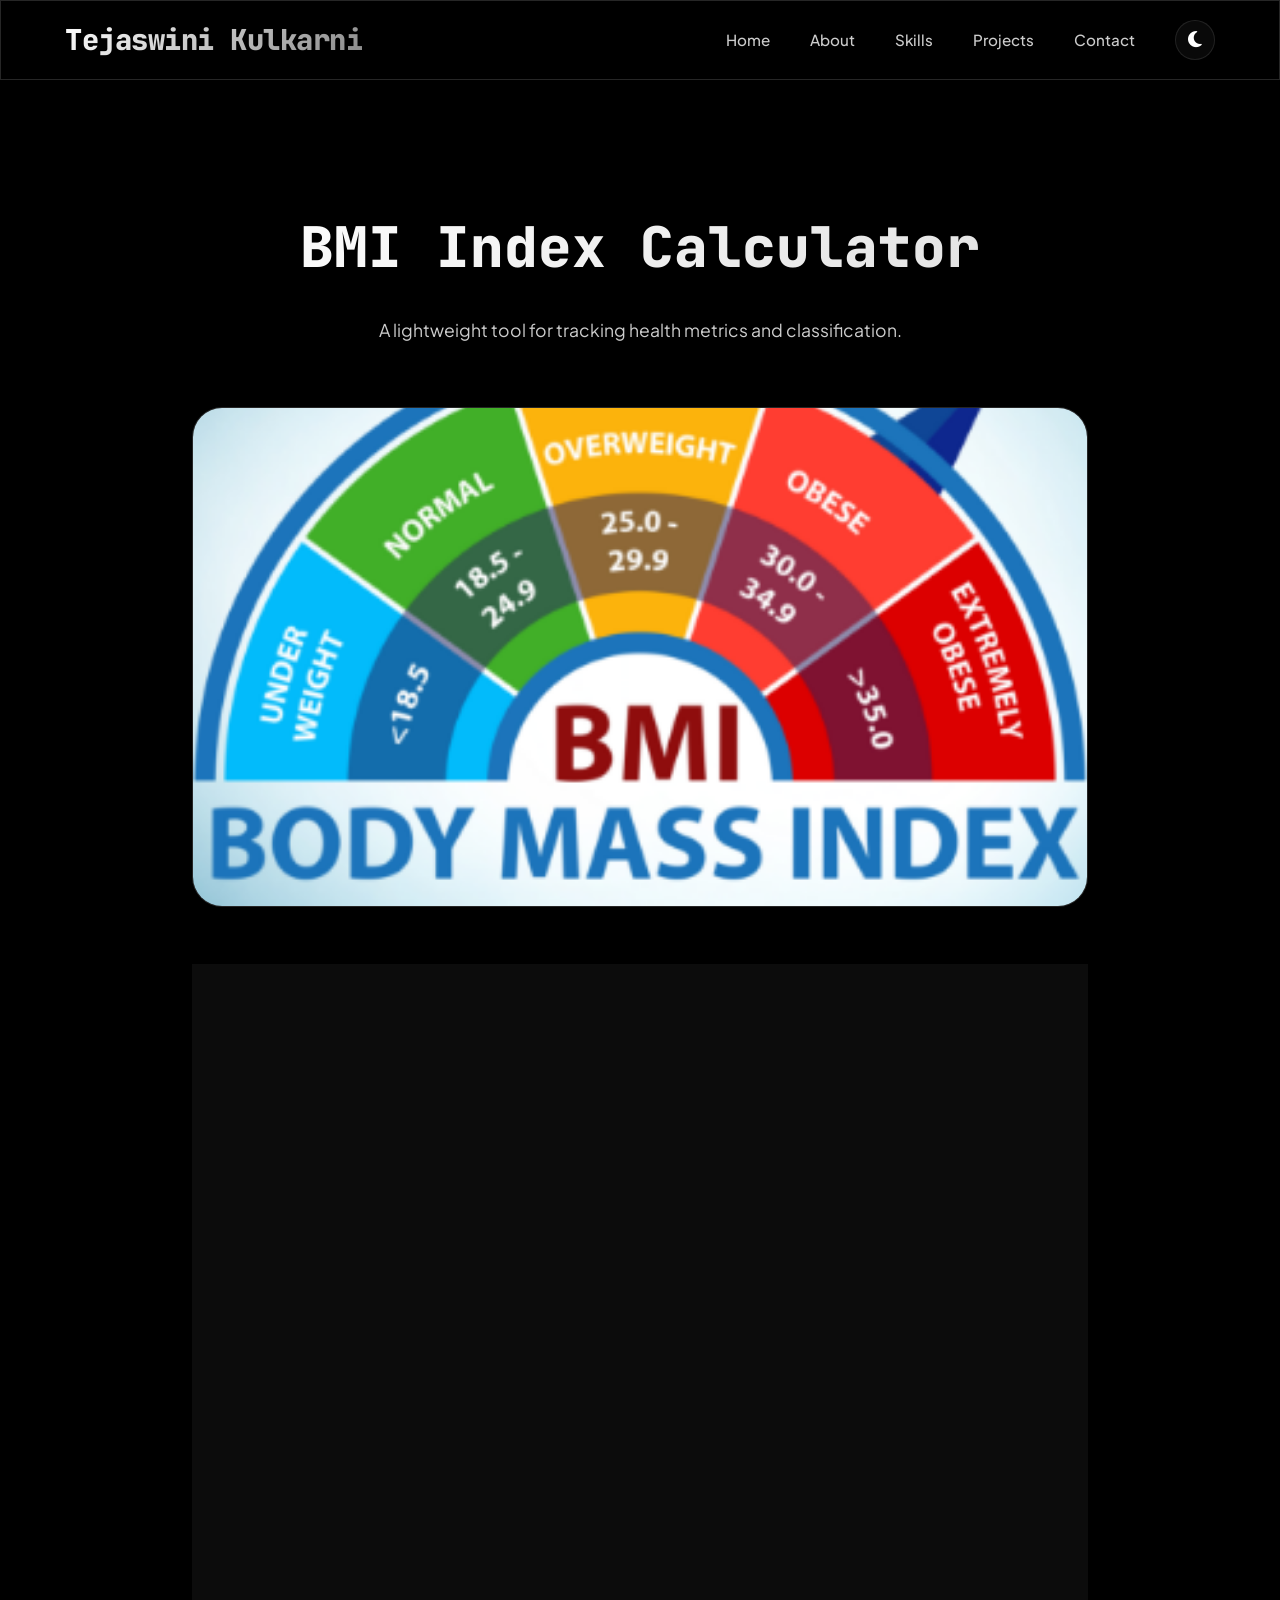
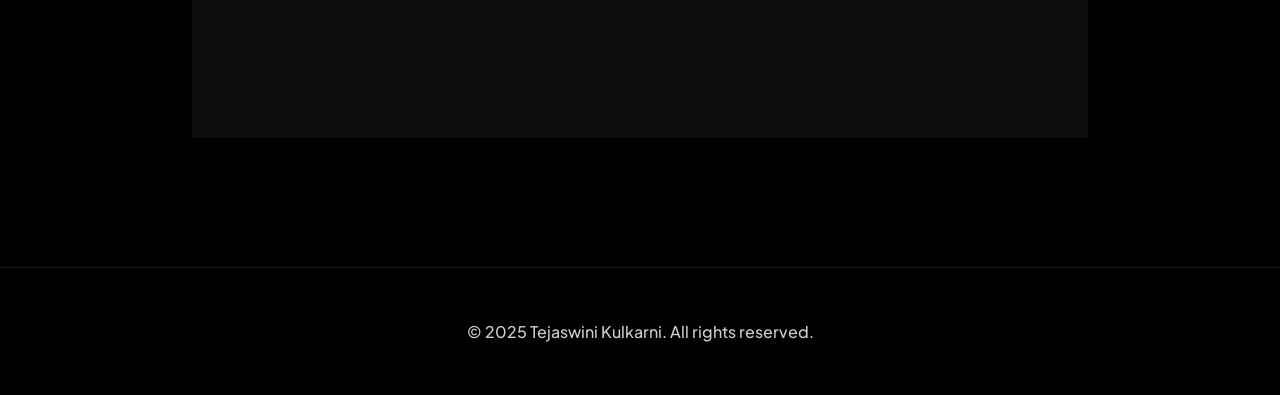
<file: projects/bmi-calculator.html>
<!DOCTYPE html>
<html lang="en">
<head>
    <meta charset="UTF-8">
    <meta name="viewport" content="width=device-width, initial-scale=1.0">
    <title>BMI Calculator | Project</title>
    <link rel="stylesheet" href="../style.css">
    <link rel="stylesheet" href="https://cdnjs.cloudflare.com/ajax/libs/font-awesome/6.4.0/css/all.min.css">
</head>
<body>

    <!-- NAVBAR -->
    <nav class="navbar glass">
        <a href="../index.html" class="logo">Tejaswini Kulkarni</a>

        <div class="nav-content">
            <ul class="nav-links" id="navMenu">
                <li><a href="../index.html#hero" onclick="closeMenu()">Home</a></li>
                <li><a href="../index.html#about" onclick="closeMenu()">About</a></li>
                <li><a href="../index.html#skills" onclick="closeMenu()">Skills</a></li>
                <li><a href="../index.html#projects" onclick="closeMenu()">Projects</a></li>
                <li><a href="../index.html#contact" onclick="closeMenu()">Contact</a></li>
            </ul>

            <div class="nav-actions">
                <button id="theme-toggle" class="theme-btn" aria-label="Toggle Theme">
                    <i class="fas fa-moon"></i>
                </button>
                
                <!-- Mobile Menu Toggle -->
                <div class="hamburger" onclick="toggleMenu()">
                    <i class="fas fa-bars"></i>
                </div>
            </div>
        </div>
    </nav>

    <div class="project-wrapper">
        <div class="project-header">
            <h1 class="project-title-large">BMI Index Calculator</h1>
            <p class="project-text" style="max-width: 600px; margin: 0 auto;">A lightweight tool for tracking health metrics and classification.</p>
        </div>
        <img src="../assets/images/bmi-index.jpg" alt="BMI Index" class="project-img-large">

        <div class="project-content-box">
            <h3 class="project-section-header">Overview</h3>
            <p class="project-text">
                A simple yet effective lightweight tool that calculates Body Mass Index (BMI) based on user input and provides immediate health classification suggestions.
            </p>

            <h3 class="project-section-header">Key Features</h3>
            <ul class="project-text" style="list-style-position: inside; margin-bottom: 30px;">
                <li>Instant BMI calculation</li>
                <li>Health category classification (Underweight, Normal, Overweight)</li>
                <li>Weight goal recommendations</li>
                <li>Clean and responsive user interface</li>
            </ul>

            <h3 class="project-section-header">Technologies Used</h3>
            <div class="tech-stack-list">
                <span class="tech-badge">HTML5</span>
                <span class="tech-badge">CSS3</span>
                <span class="tech-badge">JavaScript</span>
            </div>

            <h3 class="project-section-header">Purpose</h3>
            <p class="project-text">
                To provide a quick way for wellness enthusiasts to track their health stats.
            </p>
        </div>
    </div>

    <!-- FOOTER -->
    <footer>
        <p>&copy; 2025 Tejaswini Kulkarni. All rights reserved.</p>
    </footer>

    <script src="../script.js"></script>
</body>
</html>
</file>
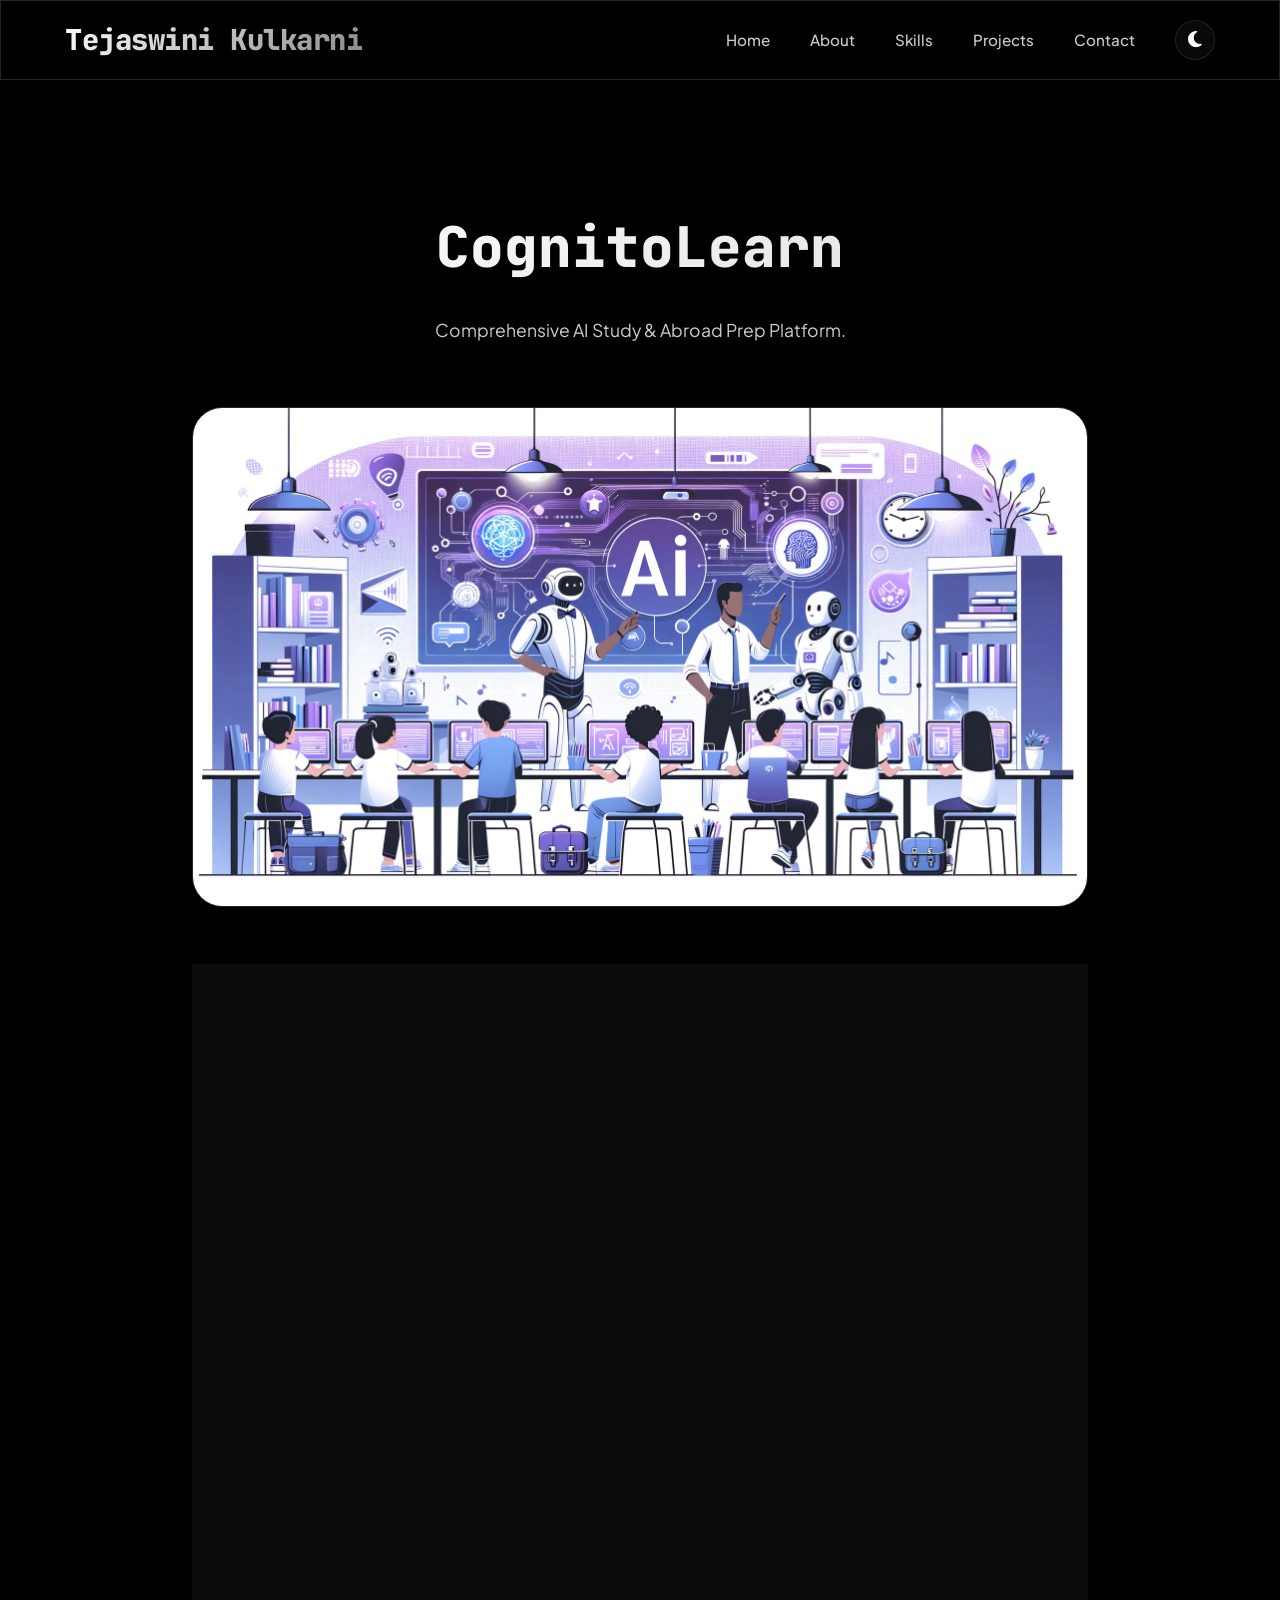
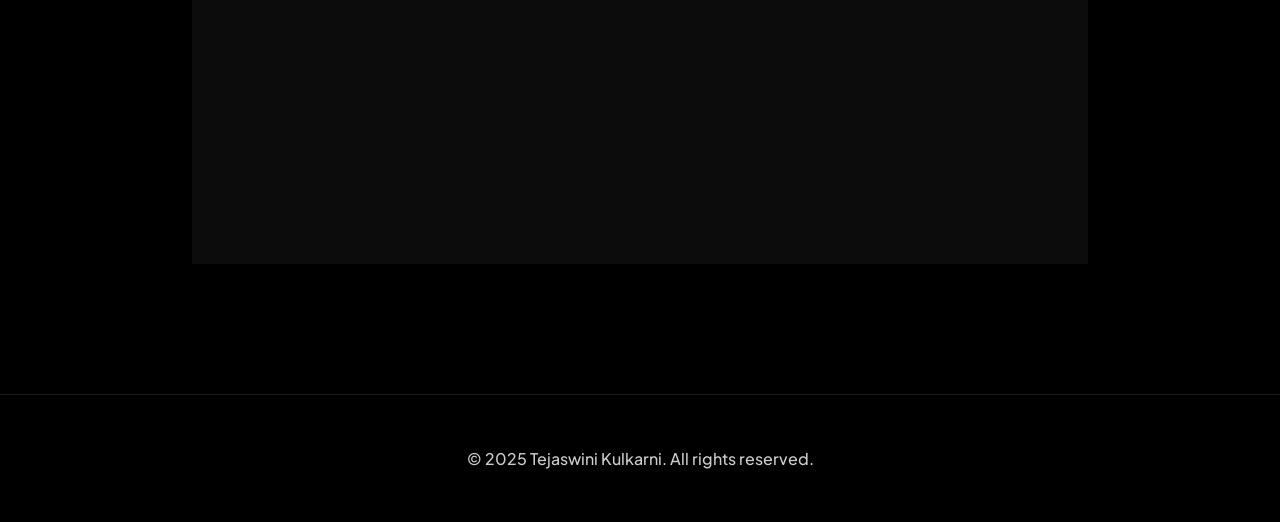
<file: projects/cognitolearn.html>
<!DOCTYPE html>
<html lang="en">
<head>
    <meta charset="UTF-8">
    <meta name="viewport" content="width=device-width, initial-scale=1.0">
    <title>CognitoLearn | Project</title>
    <link rel="stylesheet" href="../style.css">
    <link rel="stylesheet" href="https://cdnjs.cloudflare.com/ajax/libs/font-awesome/6.4.0/css/all.min.css">
</head>
<body>

    <!-- NAVBAR -->
    <nav class="navbar glass">
        <a href="../index.html" class="logo">Tejaswini Kulkarni</a>

        <div class="nav-content">
            <ul class="nav-links" id="navMenu">
                <li><a href="../index.html#hero" onclick="closeMenu()">Home</a></li>
                <li><a href="../index.html#about" onclick="closeMenu()">About</a></li>
                <li><a href="../index.html#skills" onclick="closeMenu()">Skills</a></li>
                <li><a href="../index.html#projects" onclick="closeMenu()">Projects</a></li>
                <li><a href="../index.html#contact" onclick="closeMenu()">Contact</a></li>
            </ul>

            <div class="nav-actions">
                <button id="theme-toggle" class="theme-btn" aria-label="Toggle Theme">
                    <i class="fas fa-moon"></i>
                </button>
                
                <!-- Mobile Menu Toggle -->
                <div class="hamburger" onclick="toggleMenu()">
                    <i class="fas fa-bars"></i>
                </div>
            </div>
        </div>
    </nav>

    <div class="project-wrapper">
        <div class="project-header">
            <h1 class="project-title-large">CognitoLearn</h1>
            <p class="project-text" style="max-width: 600px; margin: 0 auto;">Comprehensive AI Study & Abroad Prep Platform.</p>
        </div>
        <img src="../assets/images/study-image.webp" alt="CognitoLearn" class="project-img-large">

        <div class="project-content-box">
            <h3 class="project-section-header">Overview</h3>
            <p class="project-text">
                A complete AI-based study and abroad preparation assistant designed specifically for students. It unifies academic preparation with the complex process of applying to foreign universities in one platform.
            </p>

            <h3 class="project-section-header">Key Features</h3>
            <ul class="project-text" style="list-style-position: inside; margin-bottom: 30px;">
                <li>AI SOP (Statement of Purpose) Generator</li>
                <li>AI Resume Builder tailored for universities</li>
                <li>Smart university shortlisting based on profile</li>
                <li>Exam prep resources (DSA, Coding, Maths)</li>
                <li>Deadline tracker and study planner</li>
                <li>Notes and previous year paper generator</li>
            </ul>

            <h3 class="project-section-header">Technologies Used</h3>
            <div class="tech-stack-list">
                <span class="tech-badge">AI / GPT Models</span>
                <span class="tech-badge">Firebase Auth</span>
                <span class="tech-badge">HTML/CSS/JS</span>
                <span class="tech-badge">Python Backend</span>
            </div>

            <h3 class="project-section-header">Purpose</h3>
            <p class="project-text">
                To streamline the chaotic journey of academic prep and study abroad planning into a single, intelligent application.
            </p>
        </div>
    </div>

    <!-- FOOTER -->
    <footer>
        <p>&copy; 2025 Tejaswini Kulkarni. All rights reserved.</p>
    </footer>

    <script src="../script.js"></script>
</body>
</html>
</file>
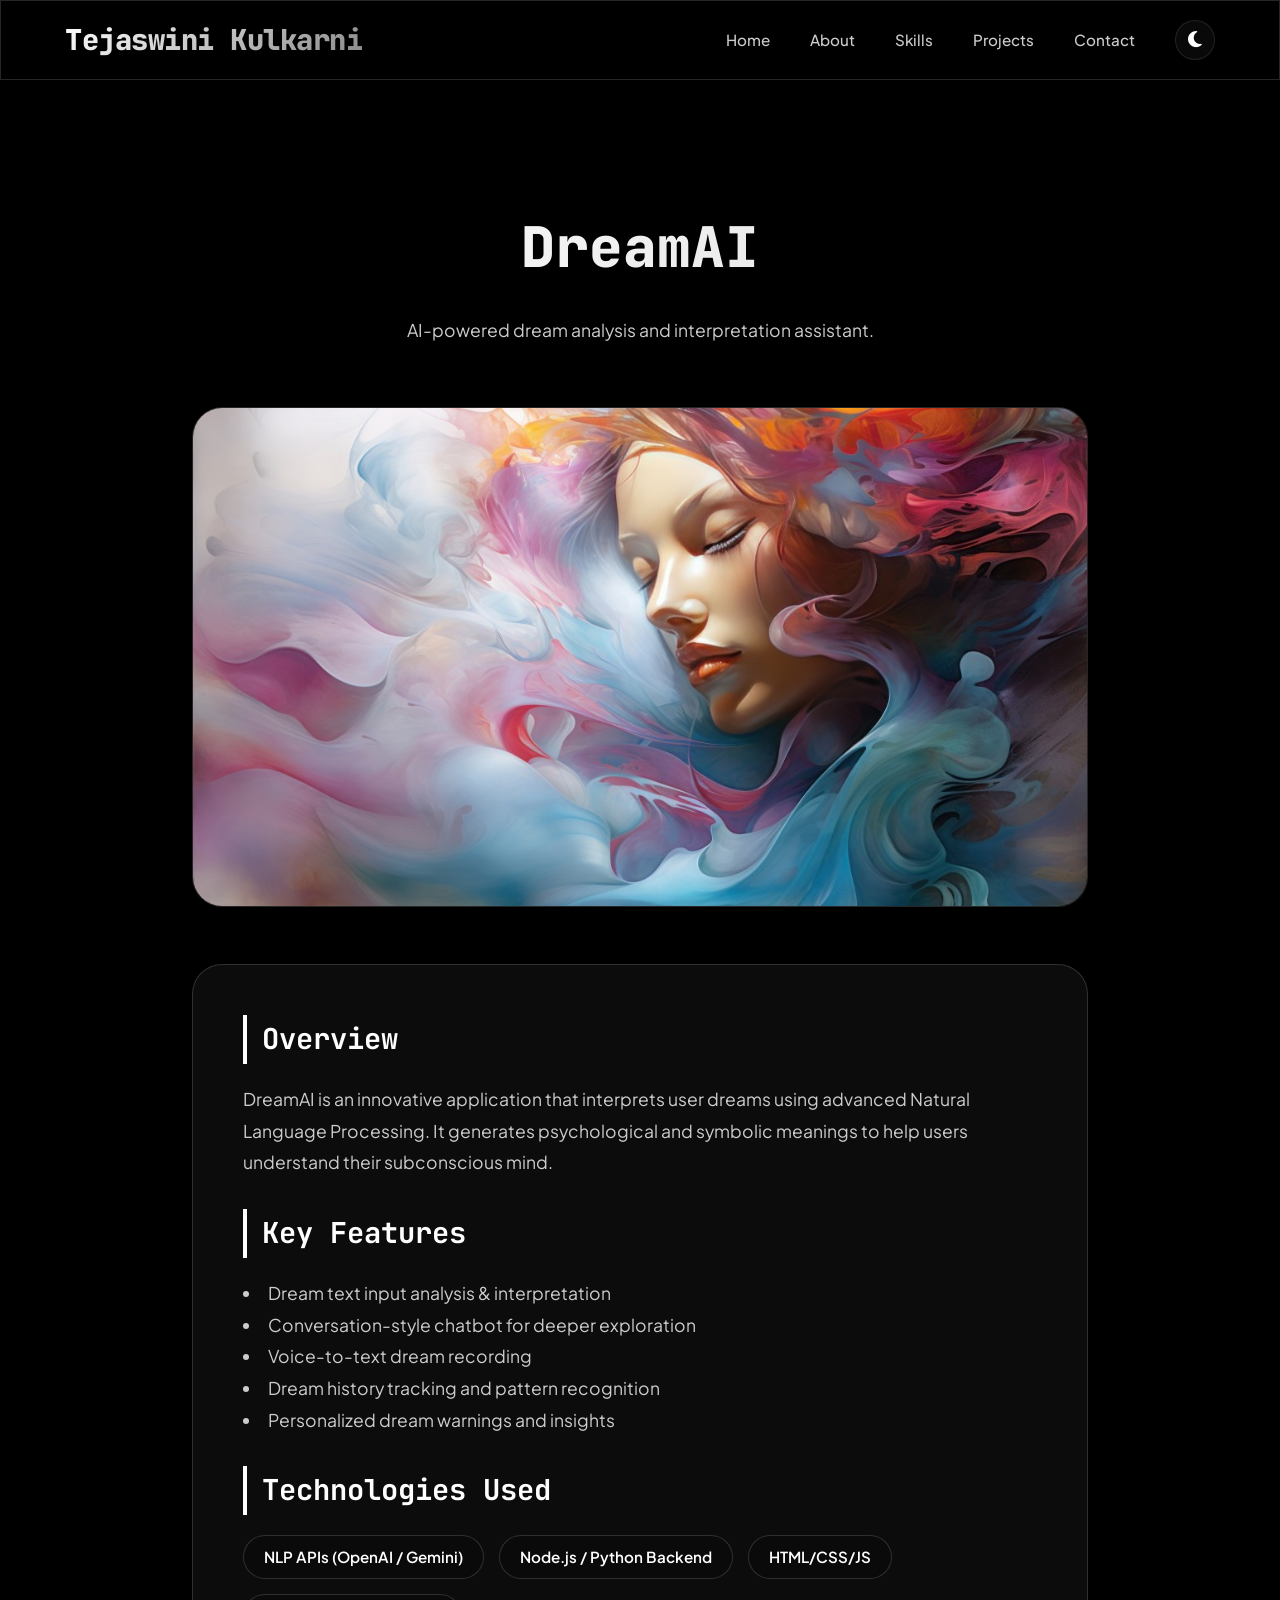
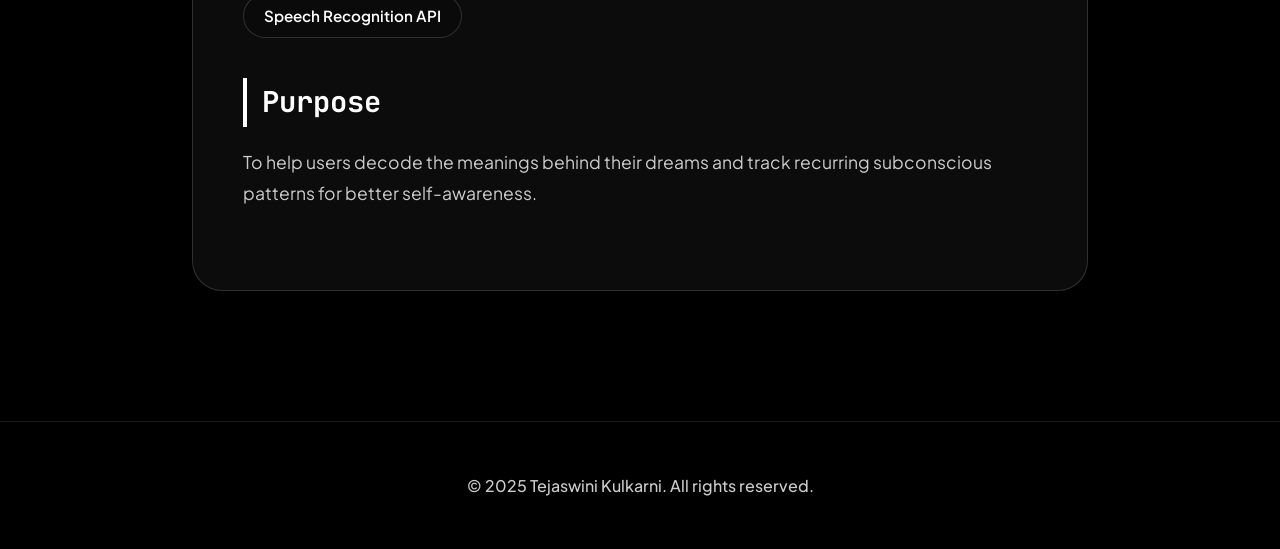
<file: projects/dreamai.html>
<!DOCTYPE html>
<html lang="en">
<head>
    <meta charset="UTF-8">
    <meta name="viewport" content="width=device-width, initial-scale=1.0">
    <title>DreamAI | Project</title>
    <link rel="stylesheet" href="../style.css">
    <link rel="stylesheet" href="https://cdnjs.cloudflare.com/ajax/libs/font-awesome/6.4.0/css/all.min.css">
</head>
<body>

    <!-- NAVBAR -->
    <nav class="navbar glass">
        <a href="../index.html" class="logo">Tejaswini Kulkarni</a>

        <div class="nav-content">
            <ul class="nav-links" id="navMenu">
                <li><a href="../index.html#hero" onclick="closeMenu()">Home</a></li>
                <li><a href="../index.html#about" onclick="closeMenu()">About</a></li>
                <li><a href="../index.html#skills" onclick="closeMenu()">Skills</a></li>
                <li><a href="../index.html#projects" onclick="closeMenu()">Projects</a></li>
                <li><a href="../index.html#contact" onclick="closeMenu()">Contact</a></li>
            </ul>

            <div class="nav-actions">
                <button id="theme-toggle" class="theme-btn" aria-label="Toggle Theme">
                    <i class="fas fa-moon"></i>
                </button>
                
                <!-- Mobile Menu Toggle -->
                <div class="hamburger" onclick="toggleMenu()">
                    <i class="fas fa-bars"></i>
                </div>
            </div>
        </div>
    </nav>

    <div class="project-wrapper">
        <div class="project-header">
            <h1 class="project-title-large">DreamAI</h1>
            <p class="project-text" style="max-width: 600px; margin: 0 auto;">AI-powered dream analysis and interpretation assistant.</p>
        </div>
         <img src="../assets/images/dream-ai.jpg" alt="DreamAI" class="project-img-large">
        <div class="project-content-box">
            <h3 class="project-section-header">Overview</h3>
            <p class="project-text">
                DreamAI is an innovative application that interprets user dreams using advanced Natural Language Processing. It generates psychological and symbolic meanings to help users understand their subconscious mind.
            </p>

            <h3 class="project-section-header">Key Features</h3>
            <ul class="project-text" style="list-style-position: inside; margin-bottom: 30px;">
                <li>Dream text input analysis & interpretation</li>
                <li>Conversation-style chatbot for deeper exploration</li>
                <li>Voice-to-text dream recording</li>
                <li>Dream history tracking and pattern recognition</li>
                <li>Personalized dream warnings and insights</li>
            </ul>

            <h3 class="project-section-header">Technologies Used</h3>
            <div class="tech-stack-list">
                <span class="tech-badge">NLP APIs (OpenAI / Gemini)</span>
                <span class="tech-badge">Node.js / Python Backend</span>
                <span class="tech-badge">HTML/CSS/JS</span>
                <span class="tech-badge">Speech Recognition API</span>
            </div>

            <h3 class="project-section-header">Purpose</h3>
            <p class="project-text">
                To help users decode the meanings behind their dreams and track recurring subconscious patterns for better self-awareness.
            </p>
        </div>
    </div>

    <!-- FOOTER -->
    <footer>
        <p>&copy; 2025 Tejaswini Kulkarni. All rights reserved.</p>
    </footer>

    <script src="../script.js"></script>
</body>
</html>
</file>
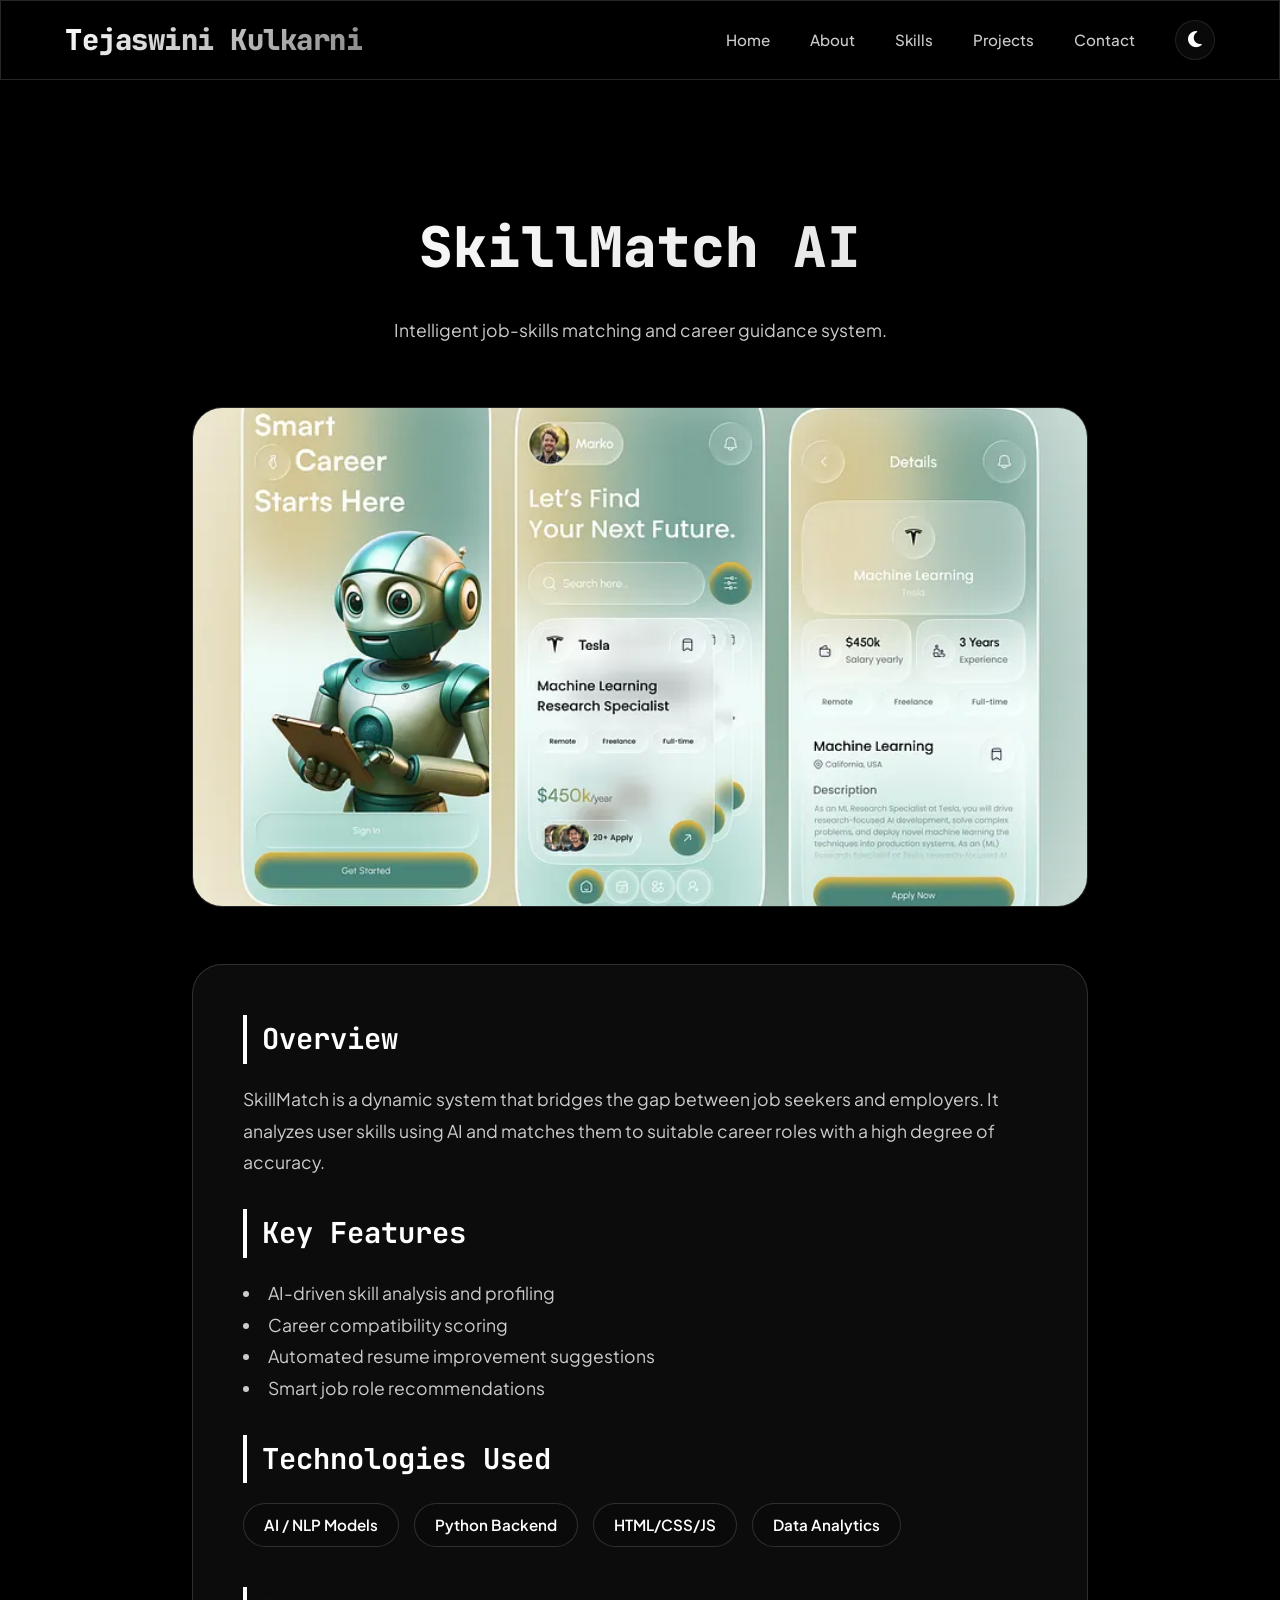
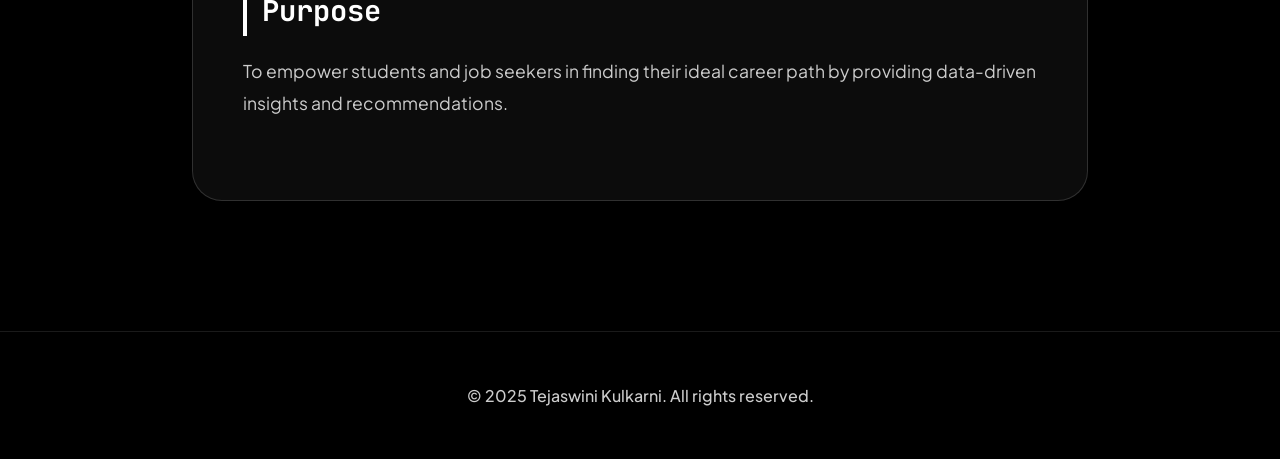
<file: projects/skillmatch.html>
<!DOCTYPE html>
<html lang="en">
<head>
    <meta charset="UTF-8">
    <meta name="viewport" content="width=device-width, initial-scale=1.0">
    <title>SkillMatch | Project</title>
   <link rel="stylesheet" href="../style.css">
<link rel="stylesheet" href="https://cdnjs.cloudflare.com/ajax/libs/font-awesome/6.4.0/css/all.min.css">

</head>
<body>

    <!-- NAVBAR -->
    <nav class="navbar glass">
       <a href="../index.html" class="logo">Tejaswini Kulkarni</a>


        <div class="nav-content">
            <ul class="nav-links" id="navMenu">
                <li><a href="../index.html#hero" onclick="closeMenu()">Home</a></li>
                <li><a href="../index.html#about" onclick="closeMenu()">About</a></li>
                <li><a href="../index.html#skills" onclick="closeMenu()">Skills</a></li>
                <li><a href="../index.html#projects" onclick="closeMenu()">Projects</a></li>
                <li><a href="../index.html#contact" onclick="closeMenu()">Contact</a></li>
            </ul>

            <div class="nav-actions">
                <button id="theme-toggle" class="theme-btn" aria-label="Toggle Theme">
                    <i class="fas fa-moon"></i>
                </button>
                
                <!-- Mobile Menu Toggle -->
                <div class="hamburger" onclick="toggleMenu()">
                    <i class="fas fa-bars"></i>
                </div>
            </div>
        </div>
    </nav>

    <div class="project-wrapper">
        <div class="project-header">
            <h1 class="project-title-large">SkillMatch AI</h1>
            <p class="project-text" style="max-width: 600px; margin: 0 auto;">Intelligent job-skills matching and career guidance system.</p>
        </div>

        <img src="../assets/images/skill-match.webp" alt="SkillMatch" class="project-img-large">
        <div class="project-content-box">
            <h3 class="project-section-header">Overview</h3>
            <p class="project-text">
                SkillMatch is a dynamic system that bridges the gap between job seekers and employers. It analyzes user skills using AI and matches them to suitable career roles with a high degree of accuracy.
            </p>

            <h3 class="project-section-header">Key Features</h3>
            <ul class="project-text" style="list-style-position: inside; margin-bottom: 30px;">
                <li>AI-driven skill analysis and profiling</li>
                <li>Career compatibility scoring</li>
                <li>Automated resume improvement suggestions</li>
                <li>Smart job role recommendations</li>
            </ul>

            <h3 class="project-section-header">Technologies Used</h3>
            <div class="tech-stack-list">
                <span class="tech-badge">AI / NLP Models</span>
                <span class="tech-badge">Python Backend</span>
                <span class="tech-badge">HTML/CSS/JS</span>
                <span class="tech-badge">Data Analytics</span>
            </div>

            <h3 class="project-section-header">Purpose</h3>
            <p class="project-text">
                To empower students and job seekers in finding their ideal career path by providing data-driven insights and recommendations.
            </p>
        </div>
    </div>

    <!-- FOOTER -->
    <footer>
        <p>&copy; 2025 Tejaswini Kulkarni. All rights reserved.</p>
    </footer>

    <script src="../script.js"></script>
</body>
</html>
</file>
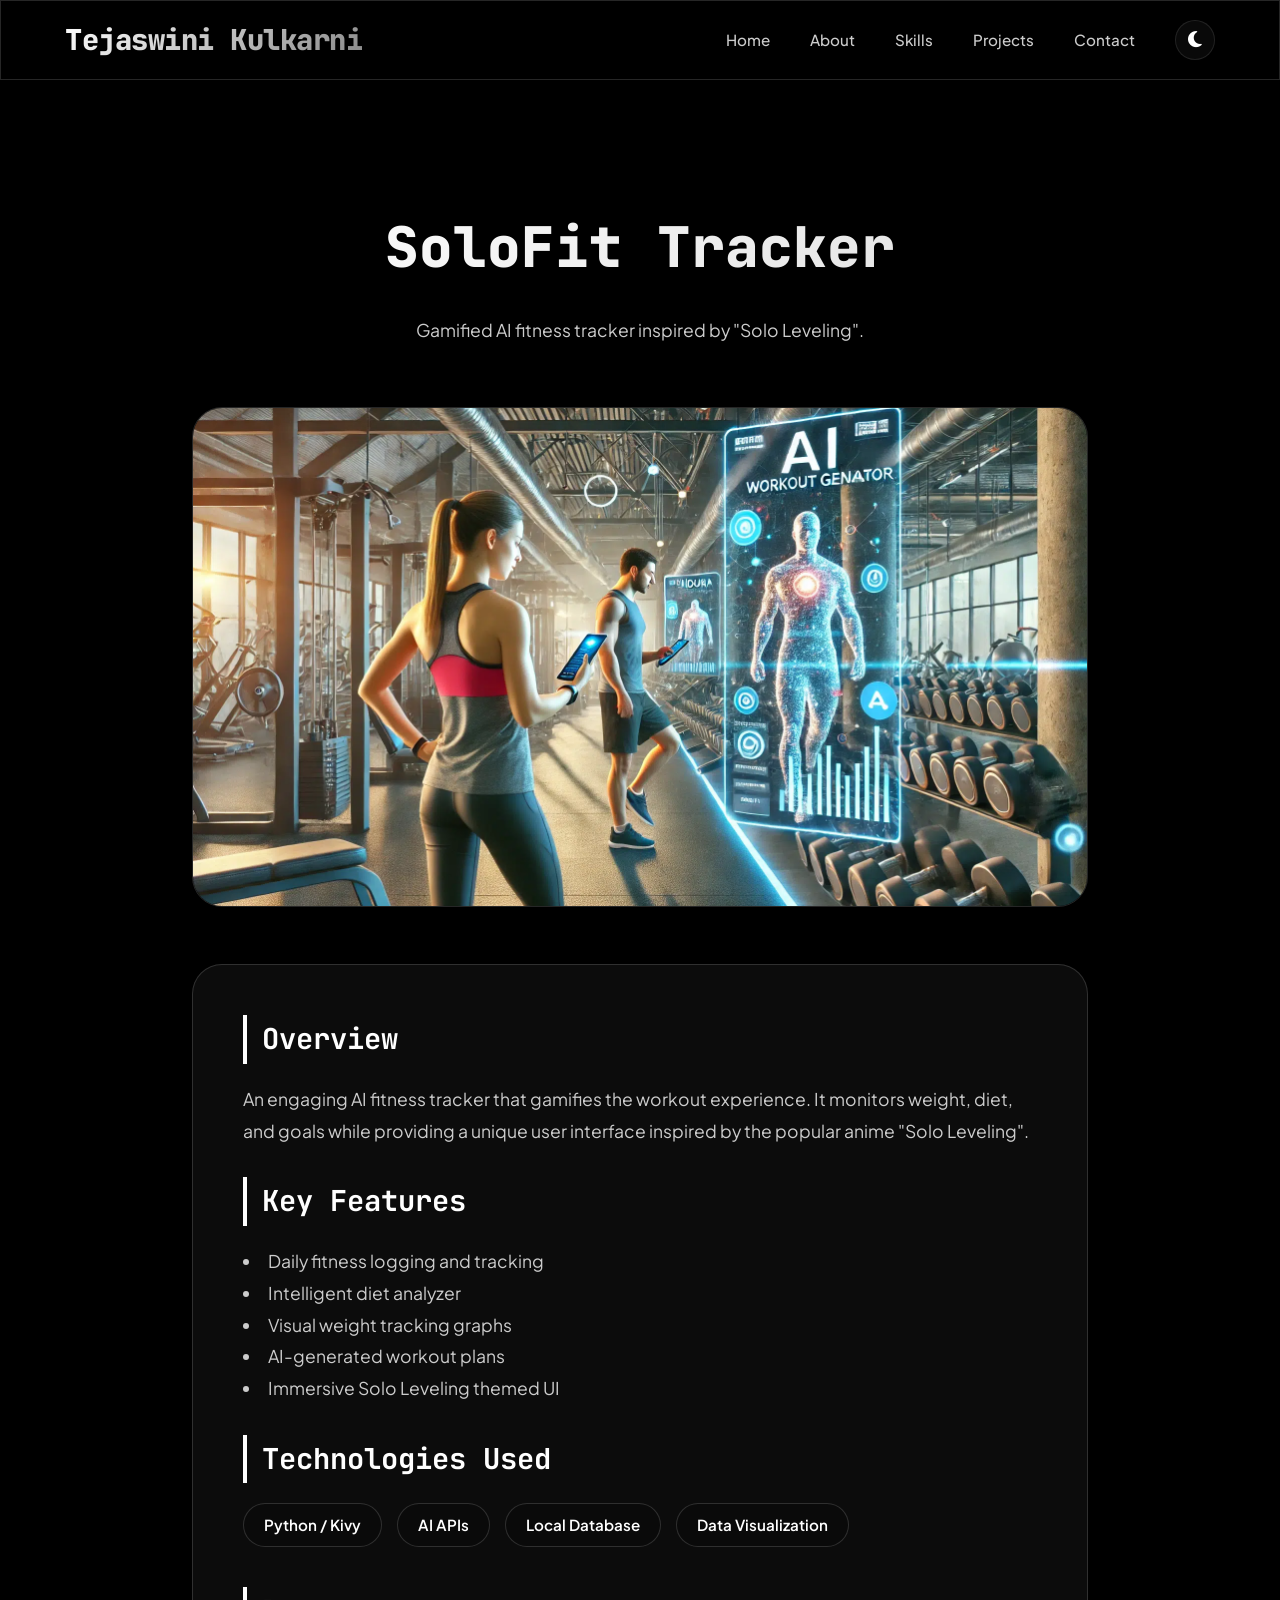
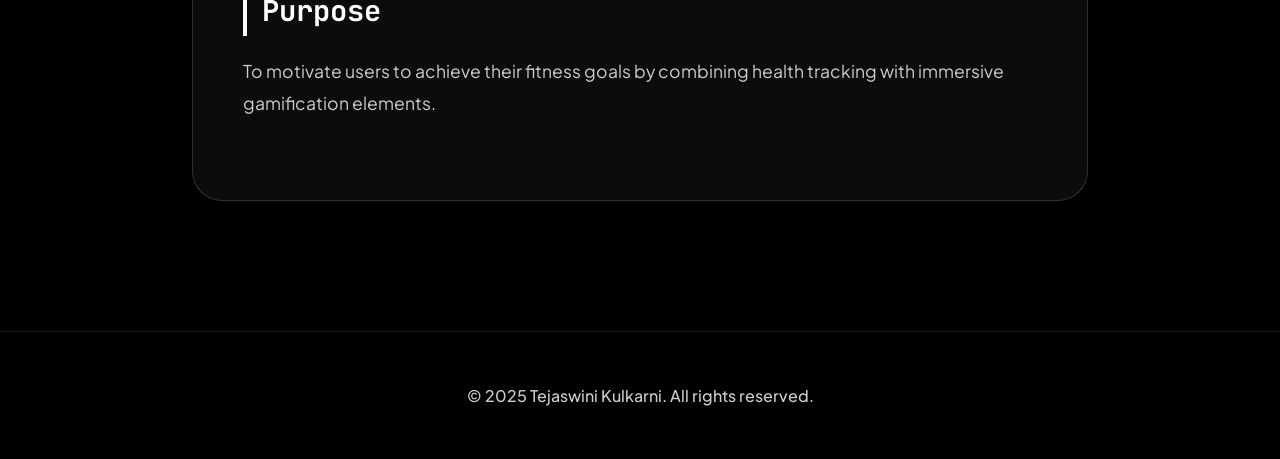
<file: projects/solofit-tracker.html>
<!DOCTYPE html>
<html lang="en">
<head>
    <meta charset="UTF-8">
    <meta name="viewport" content="width=device-width, initial-scale=1.0">
    <title>SoloFit Tracker | Project</title>
    <link rel="stylesheet" href="../style.css">
    <link rel="stylesheet" href="https://cdnjs.cloudflare.com/ajax/libs/font-awesome/6.4.0/css/all.min.css">
</head>
<body>

    <!-- NAVBAR -->
    <nav class="navbar glass">
        <a href="../index.html" class="logo">Tejaswini Kulkarni</a>

        <div class="nav-content">
            <ul class="nav-links" id="navMenu">
                <li><a href="../index.html#hero" onclick="closeMenu()">Home</a></li>
                <li><a href="../index.html#about" onclick="closeMenu()">About</a></li>
                <li><a href="../index.html#skills" onclick="closeMenu()">Skills</a></li>
                <li><a href="../index.html#projects" onclick="closeMenu()">Projects</a></li>
                <li><a href="../index.html#contact" onclick="closeMenu()">Contact</a></li>
            </ul>

            <div class="nav-actions">
                <button id="theme-toggle" class="theme-btn" aria-label="Toggle Theme">
                    <i class="fas fa-moon"></i>
                </button>
                
                <!-- Mobile Menu Toggle -->
                <div class="hamburger" onclick="toggleMenu()">
                    <i class="fas fa-bars"></i>
                </div>
            </div>
        </div>
    </nav>

    <div class="project-wrapper">
        <div class="project-header">
            <h1 class="project-title-large">SoloFit Tracker</h1>
            <p class="project-text" style="max-width: 600px; margin: 0 auto;">Gamified AI fitness tracker inspired by "Solo Leveling".</p>
        </div>

         <img src="../assets/images/Endura-AI-Workout-Generator.webp" alt="SoloFit Tracker " class="project-img-large">
        <div class="project-content-box">
            <h3 class="project-section-header">Overview</h3>
            <p class="project-text">
                An engaging AI fitness tracker that gamifies the workout experience. It monitors weight, diet, and goals while providing a unique user interface inspired by the popular anime "Solo Leveling".
            </p>

            <h3 class="project-section-header">Key Features</h3>
            <ul class="project-text" style="list-style-position: inside; margin-bottom: 30px;">
                <li>Daily fitness logging and tracking</li>
                <li>Intelligent diet analyzer</li>
                <li>Visual weight tracking graphs</li>
                <li>AI-generated workout plans</li>
                <li>Immersive Solo Leveling themed UI</li>
            </ul>

            <h3 class="project-section-header">Technologies Used</h3>
            <div class="tech-stack-list">
                <span class="tech-badge">Python / Kivy</span>
                <span class="tech-badge">AI APIs</span>
                <span class="tech-badge">Local Database</span>
                <span class="tech-badge">Data Visualization</span>
            </div>

            <h3 class="project-section-header">Purpose</h3>
            <p class="project-text">
                To motivate users to achieve their fitness goals by combining health tracking with immersive gamification elements.
            </p>
        </div>
    </div>

    <!-- FOOTER -->
    <footer>
        <p>&copy; 2025 Tejaswini Kulkarni. All rights reserved.</p>
    </footer>

    <script src="../script.js"></script>
</body>
</html>
</file>
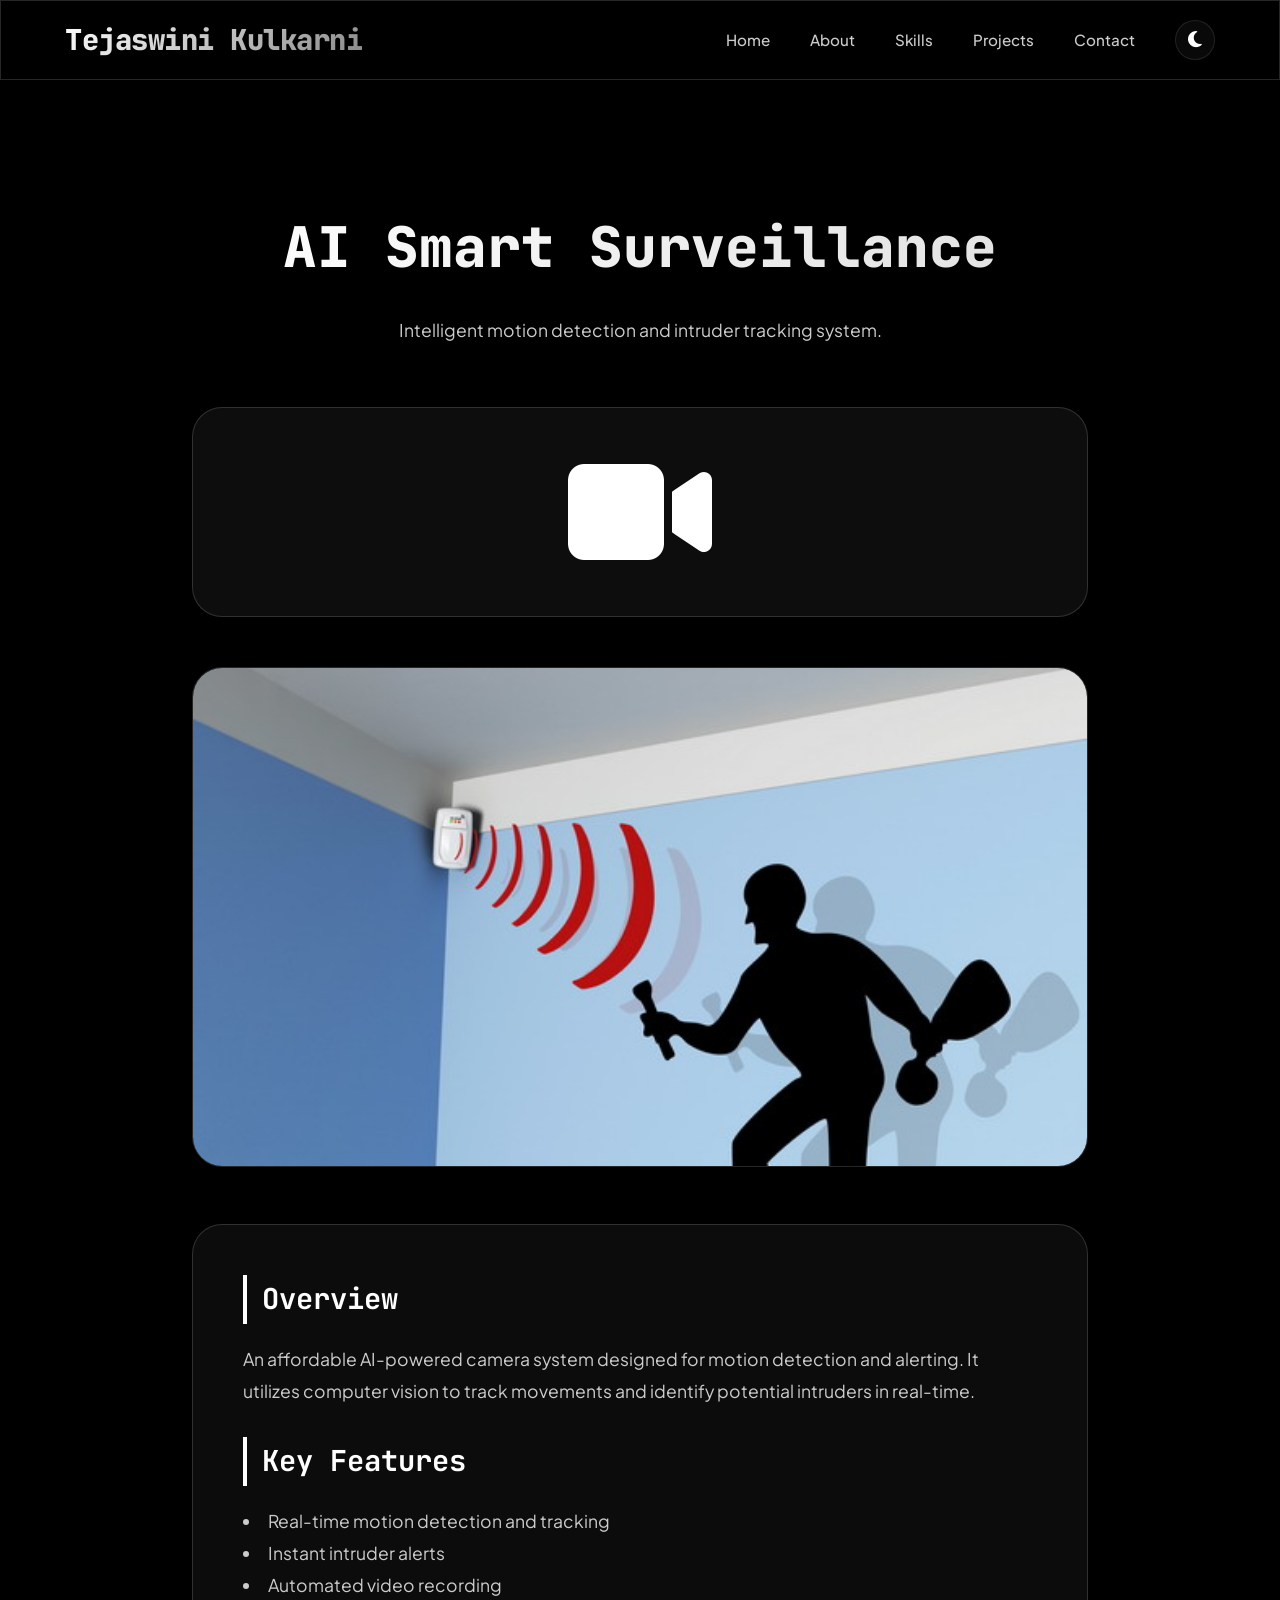
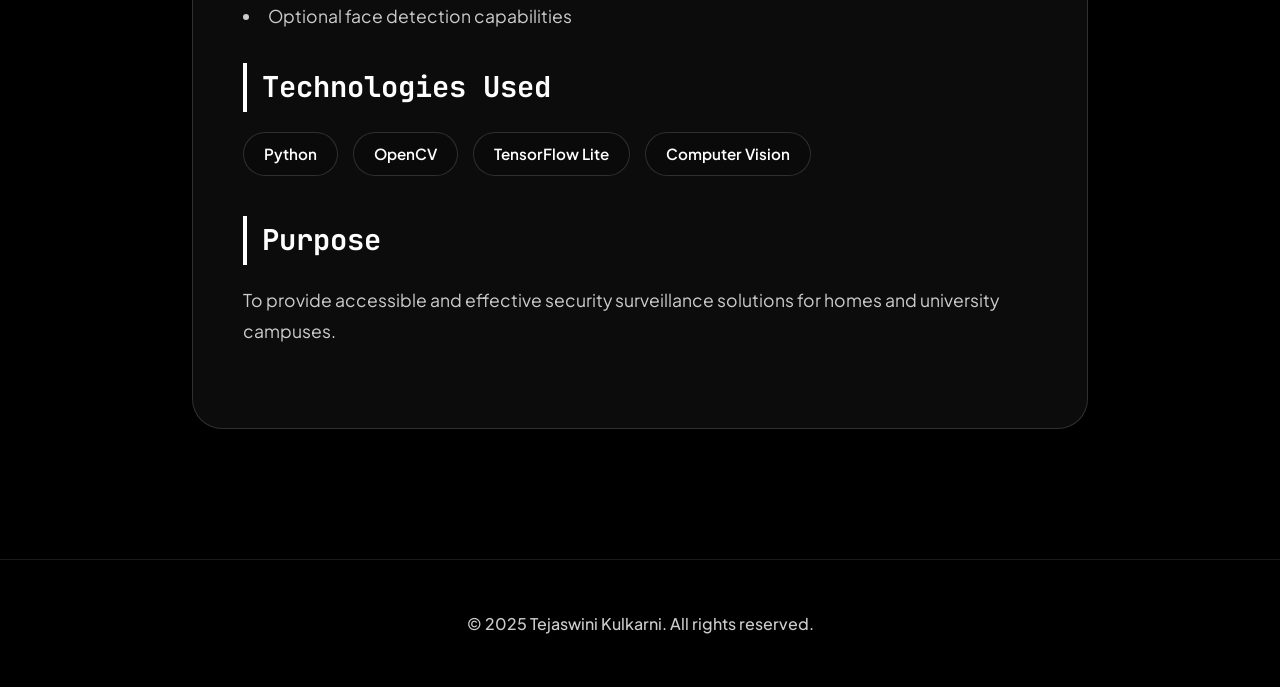
<file: projects/surveillance.html>
<!DOCTYPE html>
<html lang="en">
<head>
    <meta charset="UTF-8">
    <meta name="viewport" content="width=device-width, initial-scale=1.0">
    <title>Smart Surveillance | Project</title>
    <link rel="stylesheet" href="../style.css">
    <link rel="stylesheet" href="https://cdnjs.cloudflare.com/ajax/libs/font-awesome/6.4.0/css/all.min.css">
</head>
<body>

    <!-- NAVBAR -->
    <nav class="navbar glass">
        <a href="../index.html" class="logo">Tejaswini Kulkarni</a>

        <div class="nav-content">
            <ul class="nav-links" id="navMenu">
                <li><a href="../index.html#hero" onclick="closeMenu()">Home</a></li>
                <li><a href="../index.html#about" onclick="closeMenu()">About</a></li>
                <li><a href="../index.html#skills" onclick="closeMenu()">Skills</a></li>
                <li><a href="../index.html#projects" onclick="closeMenu()">Projects</a></li>
                <li><a href="../index.html#contact" onclick="closeMenu()">Contact</a></li>
            </ul>

            <div class="nav-actions">
                <button id="theme-toggle" class="theme-btn" aria-label="Toggle Theme">
                    <i class="fas fa-moon"></i>
                </button>
                
                <!-- Mobile Menu Toggle -->
                <div class="hamburger" onclick="toggleMenu()">
                    <i class="fas fa-bars"></i>
                </div>
            </div>
        </div>
    </nav>

    <div class="project-wrapper">
        <div class="project-header">
            <h1 class="project-title-large">AI Smart Surveillance</h1>
            <p class="project-text" style="max-width: 600px; margin: 0 auto;">Intelligent motion detection and intruder tracking system.</p>
        </div>

        <div style="text-align: center; margin-bottom: 50px; padding: 40px; background: rgba(255,255,255,0.05); border-radius: 30px; border: 1px solid var(--glass-border);">
            <i class="fas fa-video" style="font-size: 8rem; color: var(--primary);"></i>
        </div>
         <img src="../assets/images/motion-detection.jpg" alt="Smart Surveillance" class="project-img-large">
        <div class="project-content-box">
            <h3 class="project-section-header">Overview</h3>
            <p class="project-text">
                An affordable AI-powered camera system designed for motion detection and alerting. It utilizes computer vision to track movements and identify potential intruders in real-time.
            </p>

            <h3 class="project-section-header">Key Features</h3>
            <ul class="project-text" style="list-style-position: inside; margin-bottom: 30px;">
                <li>Real-time motion detection and tracking</li>
                <li>Instant intruder alerts</li>
                <li>Automated video recording</li>
                <li>Optional face detection capabilities</li>
            </ul>

            <h3 class="project-section-header">Technologies Used</h3>
            <div class="tech-stack-list">
                <span class="tech-badge">Python</span>
                <span class="tech-badge">OpenCV</span>
                <span class="tech-badge">TensorFlow Lite</span>
                <span class="tech-badge">Computer Vision</span>
            </div>

            <h3 class="project-section-header">Purpose</h3>
            <p class="project-text">
                To provide accessible and effective security surveillance solutions for homes and university campuses.
            </p>
        </div>
    </div>

    <!-- FOOTER -->
    <footer>
        <p>&copy; 2025 Tejaswini Kulkarni. All rights reserved.</p>
    </footer>

    <script src="../script.js"></script>
</body>
</html>
</file>
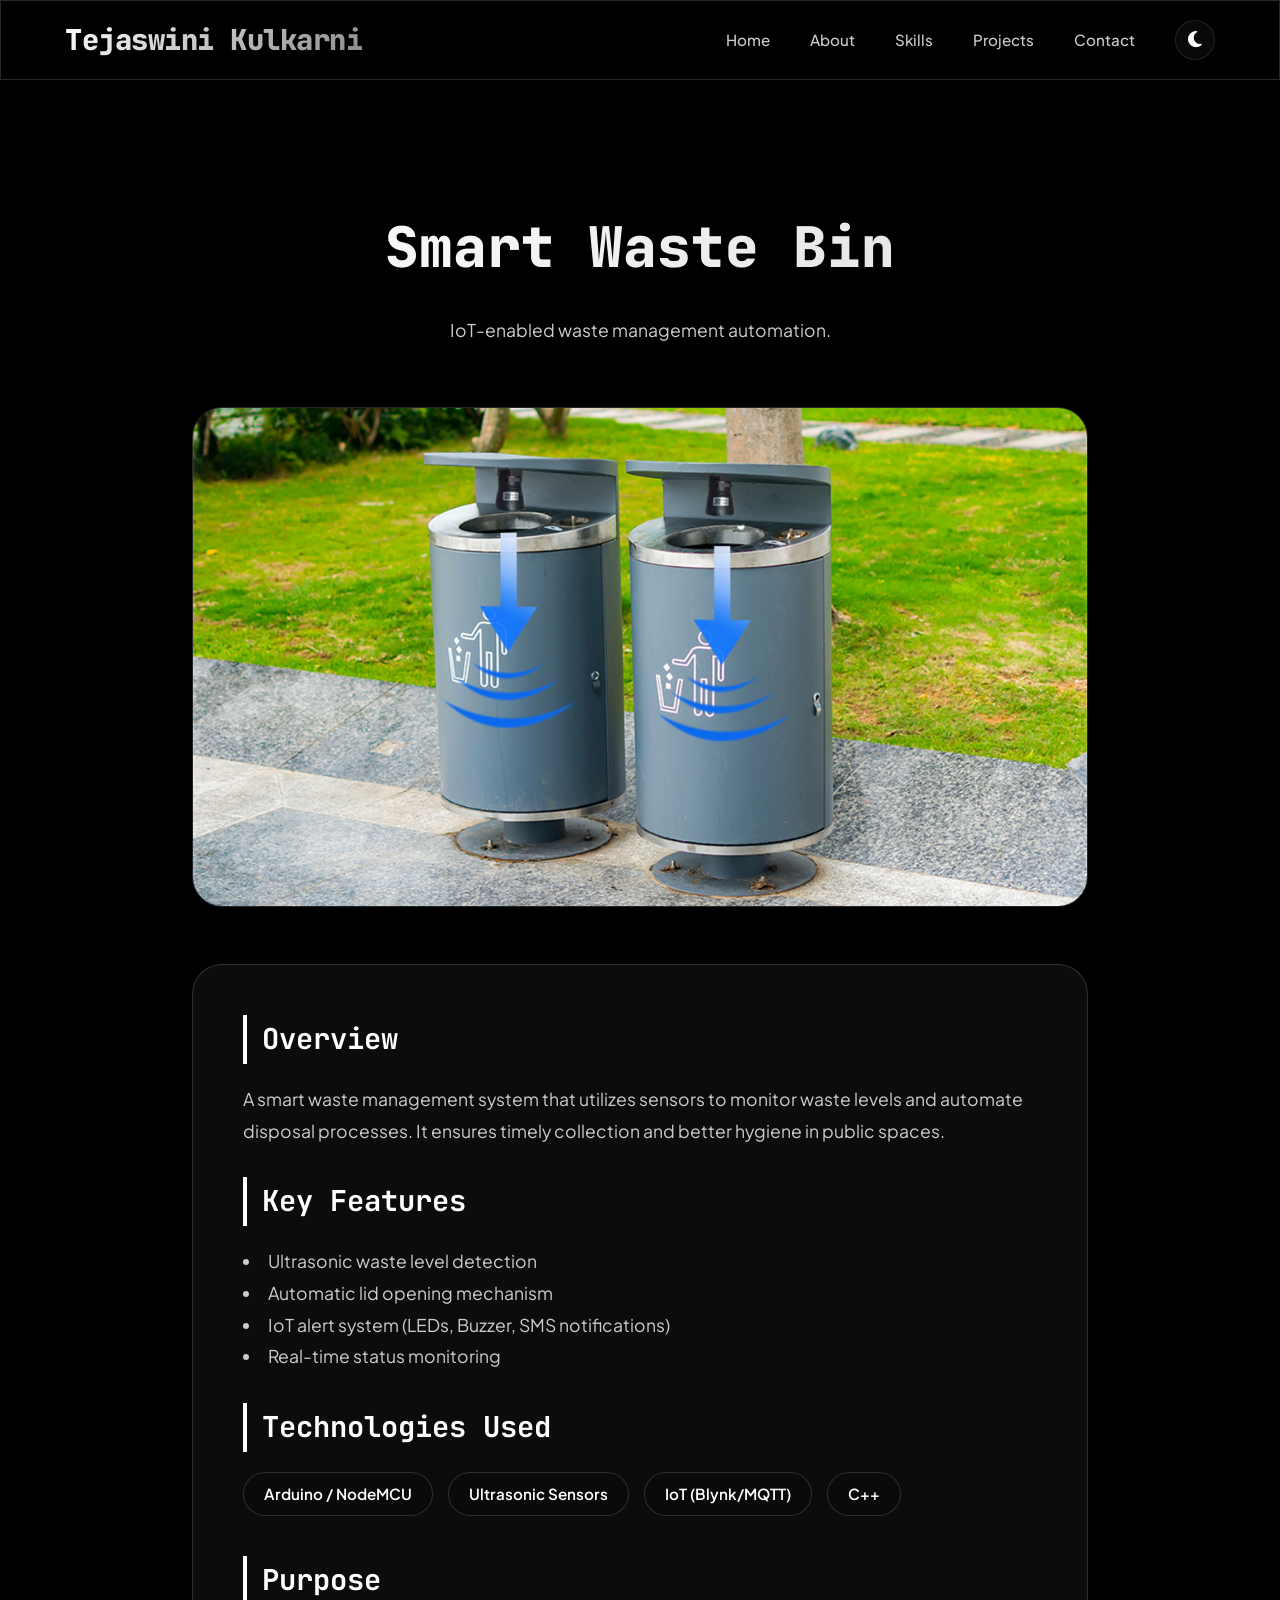
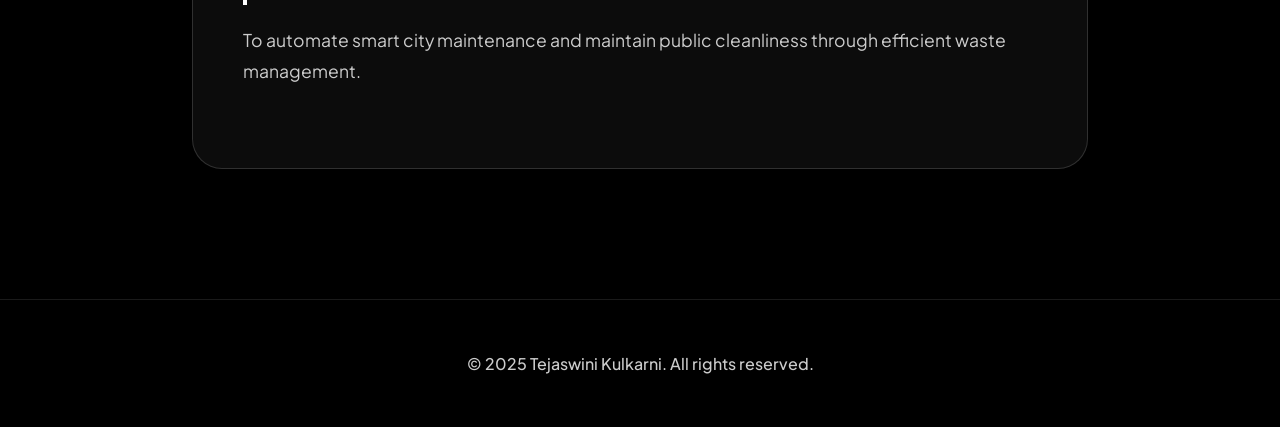
<file: projects/wastebin.html>
<!DOCTYPE html>
<html lang="en">
<head>
    <meta charset="UTF-8">
    <meta name="viewport" content="width=device-width, initial-scale=1.0">
    <title>Smart Waste Bin | Project</title>
    <link rel="stylesheet" href="../style.css">
    <link rel="stylesheet" href="https://cdnjs.cloudflare.com/ajax/libs/font-awesome/6.4.0/css/all.min.css">
</head>
<body>

    <!-- NAVBAR -->
    <nav class="navbar glass">
        <a href="../index.html" class="logo">Tejaswini Kulkarni</a>

        <div class="nav-content">
            <ul class="nav-links" id="navMenu">
                <li><a href="../index.html#hero" onclick="closeMenu()">Home</a></li>
                <li><a href="../index.html#about" onclick="closeMenu()">About</a></li>
                <li><a href="../index.html#skills" onclick="closeMenu()">Skills</a></li>
                <li><a href="../index.html#projects" onclick="closeMenu()">Projects</a></li>
                <li><a href="../index.html#contact" onclick="closeMenu()">Contact</a></li>
            </ul>

            <div class="nav-actions">
                <button id="theme-toggle" class="theme-btn" aria-label="Toggle Theme">
                    <i class="fas fa-moon"></i>
                </button>
                
                <!-- Mobile Menu Toggle -->
                <div class="hamburger" onclick="toggleMenu()">
                    <i class="fas fa-bars"></i>
                </div>
            </div>
        </div>
    </nav>

    <div class="project-wrapper">
        <div class="project-header">
            <h1 class="project-title-large">Smart Waste Bin</h1>
            <p class="project-text" style="max-width: 600px; margin: 0 auto;">IoT-enabled waste management automation.</p>
        </div>
        <img src="../assets/images/smart-waste-bin.jpg" alt="Smart Waste Bin" class="project-img-large">
        <div class="project-content-box">
            <h3 class="project-section-header">Overview</h3>
            <p class="project-text">
                A smart waste management system that utilizes sensors to monitor waste levels and automate disposal processes. It ensures timely collection and better hygiene in public spaces.
            </p>

            <h3 class="project-section-header">Key Features</h3>
            <ul class="project-text" style="list-style-position: inside; margin-bottom: 30px;">
                <li>Ultrasonic waste level detection</li>
                <li>Automatic lid opening mechanism</li>
                <li>IoT alert system (LEDs, Buzzer, SMS notifications)</li>
                <li>Real-time status monitoring</li>
            </ul>

            <h3 class="project-section-header">Technologies Used</h3>
            <div class="tech-stack-list">
                <span class="tech-badge">Arduino / NodeMCU</span>
                <span class="tech-badge">Ultrasonic Sensors</span>
                <span class="tech-badge">IoT (Blynk/MQTT)</span>
                <span class="tech-badge">C++</span>
            </div>

            <h3 class="project-section-header">Purpose</h3>
            <p class="project-text">
                To automate smart city maintenance and maintain public cleanliness through efficient waste management.
            </p>
        </div>
    </div>

    <!-- FOOTER -->
    <footer>
        <p>&copy; 2025 Tejaswini Kulkarni. All rights reserved.</p>
    </footer>

    <script src="../script.js"></script>
</body>
</html>
</file>
<file: style.css>
@import url('https://fonts.googleapis.com/css2?family=Outfit:wght@300;400;500;600;700;800&family=Plus+Jakarta+Sans:wght@300;400;500;600;700&family=JetBrains+Mono:wght@400;500;700&display=swap');

:root {
    /* Modern Monochrome Dark Theme */
    --bg-main: #000000;
    --bg-secondary: #0A0A0A;
    --primary: #FFFFFF;
    --primary-glow: rgba(255, 255, 255, 0.2);
    --secondary: #E0E0E0;
    --secondary-glow: rgba(224, 224, 224, 0.2);
    --accent: #FFFFFF;
    
    --text-main: #FFFFFF;
    --text-secondary: #CCCCCC;
    --text-muted: #888888;
    
    --glass-bg: rgba(15, 15, 15, 0.8);
    --glass-border: rgba(255, 255, 255, 0.15);
    --glass-shadow: rgba(0, 0, 0, 0.5);
    
    --nav-bg: rgba(0, 0, 0, 0.9);
    
    --card-bg: rgba(10, 10, 10, 0.9);
    --card-border: rgba(255, 255, 255, 0.1);
    
    --btn-text: #000000;
    
    --gradient-primary: linear-gradient(135deg, #FFFFFF, #888888);
    --gradient-accent: linear-gradient(135deg, #E0E0E0, #444444);
    
    /* Gradients */
    --font-heading: 'JetBrains Mono', monospace;
    --font-body: 'Plus Jakarta Sans', sans-serif;
    --font-mono: 'JetBrains Mono', monospace;
    
    /* Typography Scale */
    --font-xs: 0.85rem;
    --font-sm: 0.95rem;
    --font-base: 1rem;
    --font-md: 1.15rem;
    --font-lg: 1.5rem;
    --font-xl: 1.8rem;
    --font-2xl: 2.2rem;
    --font-3xl: 2.8rem;
    --font-4xl: 3.5rem;
    --font-hero: 4.5rem;
    
    /* Spacing Scale */
    --spacing-xs: 8px;
    --spacing-sm: 12px;
    --spacing-md: 20px;
    --spacing-lg: 30px;
    --spacing-xl: 40px;
    --spacing-2xl: 60px;
    
    /* Border Radius Scale */
    --radius-sm: 10px;
    --radius-md: 16px;
    --radius-lg: 24px;
    --radius-pill: 50px;
    --radius-round: 50%;
    
    /* Transition Timings */
    --transition-fast: 0.2s ease;
    --transition-base: 0.3s ease;
    --transition-smooth: 0.4s cubic-bezier(0.4, 0, 0.2, 1);
    --transition-bounce: 0.3s cubic-bezier(0.175, 0.885, 0.32, 1.275);
    
    /* Shadows */
    --shadow-sm: 0 2px 8px rgba(0, 0, 0, 0.1);
    --shadow-md: 0 4px 16px rgba(0, 0, 0, 0.15);
    --shadow-lg: 0 8px 32px rgba(0, 0, 0, 0.25);
    --shadow-glow: 0 0 24px var(--primary-glow);
}

[data-theme="light"] {
    /* Classy Chocolate & Beige Light Theme */
    --bg-main: #FAF9F6;
    --bg-secondary: #F5F1E9;
    --primary: #5D4037;
    --primary-glow: rgba(93, 64, 55, 0.2);
    --secondary: #A67B5B;
    --secondary-glow: rgba(166, 123, 91, 0.2);
    --accent: #C19A6B;
    
    --text-main: #2C1810;
    --text-secondary: #4E342E;
    --text-muted: #8D6E63;
    
    --glass-bg: rgba(245, 241, 233, 0.8);
    --glass-border: rgba(93, 64, 55, 0.15);
    --glass-shadow: rgba(62, 39, 35, 0.08);
    
    --nav-bg: rgba(250, 249, 246, 0.95);
    
    --card-bg: rgba(245, 241, 233, 0.9);
    --card-border: rgba(93, 64, 55, 0.1);
    
    --btn-text: #FFFFFF;
    
    --gradient-primary: linear-gradient(135deg, #5D4037, #A67B5B);
    
    /* Shadows for light mode */
    --shadow-sm: 0 2px 8px rgba(62, 39, 35, 0.06);
    --shadow-md: 0 4px 16px rgba(62, 39, 35, 0.08);
    --shadow-lg: 0 8px 32px rgba(62, 39, 35, 0.12);
    --shadow-glow: 0 0 24px var(--primary-glow);
    
    --skeleton-bg: #E7E0D2;
    --skeleton-shimmer: linear-gradient(90deg, #E7E0D2 25%, #F0EADF 50%, #E7E0D2 75%);
}

[data-theme="dark"] {
    --skeleton-bg: #1A1A1A;
    --skeleton-shimmer: linear-gradient(90deg, #1A1A1A 25%, #333333 50%, #1A1A1A 75%);
}

/* Skeleton Loading Effect */
.skeleton {
    background: var(--skeleton-bg);
    background-image: var(--skeleton-shimmer);
    background-size: 200% 100%;
    animation: shimmer 1.5s infinite linear;
    border-radius: 8px;
    color: transparent !important;
    pointer-events: none;
    border: none !important;
}

.skeleton * {
    visibility: hidden;
}

@keyframes shimmer {
    0% { background-position: -200% 0; }
    100% { background-position: 200% 0; }
}

/* ======================================
   GLOBAL RESET
====================================== */
* {
    margin: 0;
    padding: 0;
    box-sizing: border-box;
    font-family: var(--font-body);
    scroll-behavior: smooth;
}

html {
    background-color: var(--bg-main);
    transition: background-color 0.4s ease;
}

body {
    background-color: var(--bg-main);
    color: var(--text-main);
    line-height: 1.7;
    padding-top: 80px;
    overflow-x: hidden;
    position: relative;
    min-height: 100vh;
    transition: background-color 0.4s ease, color 0.4s ease;
}

/* Dynamic background gradients */
body::before, body::after {
    content: "";
    position: fixed;
    width: 600px;
    height: 600px;
    border-radius: 50%;
    filter: blur(100px);
    z-index: -1;
    opacity: 0.15;
    animation: blobFloat 20s infinite alternate cubic-bezier(0.4, 0, 0.2, 1);
}

body::before {
    top: -10%;
    left: -10%;
    background: var(--primary);
}

body::after {
    bottom: -10%;
    right: -10%;
    background: var(--secondary);
    animation-delay: -10s;
}

@keyframes blobFloat {
    0% { transform: translate(0, 0) scale(1); }
    100% { transform: translate(100px, 50px) scale(1.1); }
}

/* ======================================
   UTILITIES
====================================== */
.glass {
    background: var(--glass-bg);
    backdrop-filter: blur(20px);
    -webkit-backdrop-filter: blur(20px);
    border: 1px solid var(--glass-border);
    box-shadow: 0 8px 32px 0 var(--glass-shadow);
}

h1, h2, h3, h4, .logo {
    font-family: var(--font-heading);
    color: var(--text-main);
}

p {
    color: var(--text-secondary);
}

a {
    text-decoration: none;
    color: inherit;
    transition: 0.3s ease;
}

/* ======================================
   NAVBAR
====================================== */
.navbar {
    position: fixed;
    top: 0;
    left: 0;
    width: 100%;
    height: 80px;
    display: flex;
    justify-content: space-between;
    align-items: center;
    padding: 0 5%;
    z-index: 1000;
    background: var(--nav-bg);
    border-bottom: 1px solid var(--glass-border);
    transition: background 0.4s ease, border 0.4s ease;
}

.logo {
    font-size: var(--font-xl);
    font-weight: 800;
    background: var(--gradient-primary);
    -webkit-background-clip: text;
    background-clip: text;
    background-clip: text;
    -webkit-text-fill-color: transparent;
    letter-spacing: -0.5px;
}

.nav-actions {
    display: flex;
    align-items: center;
    gap: 20px;
}

/* Theme Toggle Button */
.theme-btn {
    background: var(--card-bg);
    border: 1px solid var(--card-border);
    color: var(--text-main);
    width: 40px;
    height: 40px;
    border-radius: var(--radius-round);
    display: flex;
    align-items: center;
    justify-content: center;
    cursor: pointer;
    transition: var(--transition-bounce);
    font-size: var(--font-md);
}

.theme-btn:hover {
    transform: rotate(15deg) scale(1.1);
    border-color: var(--primary);
    color: var(--primary);
    box-shadow: 0 0 15px var(--primary-glow);
}


.nav-content {
    display: flex;
    align-items: center;
    gap: 40px;
}

.nav-links {
    display: flex;
    gap: 40px;
    list-style: none;
}

.nav-links a {
    font-weight: 500;
    font-size: 0.95rem;
    position: relative;
    color: var(--text-secondary);
}

.nav-links a:hover, .nav-links a.active {
    color: var(--primary);
}

.nav-links a::after {
    content: '';
    position: absolute;
    width: 0;
    height: 2px;
    bottom: -4px;
    left: 0;
    background: var(--primary);
    transition: width 0.3s ease;
    border-radius: 2px;
}

.nav-links a:hover::after {
    width: 100%;
}

.hamburger {
    display: none;
    font-size: 1.5rem;
    cursor: pointer;
    color: var(--text-main);
}

/* ======================================
   HERO SECTION
====================================== */
#hero {
    min-height: calc(100vh - 80px);
    display: flex;
    align-items: center;
    justify-content: space-between;
    gap: 40px;
    padding: 0 5%;
    max-width: 1400px;
    margin: 0 auto;
}

.hero-text {
    flex: 1;
    max-width: 650px;
}

.hero-text h1 {
    font-size: var(--font-hero);
    line-height: 1.1;
    margin-bottom: 20px;
    letter-spacing: -1.5px;
    font-weight: 800;
}

.hero-text h1 span {
    color: var(--primary);
}

.typing-container {
    font-size: 1.8rem;
    font-weight: 600;
    color: var(--secondary);
    margin-bottom: 25px;
    min-height: 2.5rem;
    font-family: 'Fira Code', monospace; /* Tech feel */
    display: inline-block;
    border-right: 3px solid var(--accent);
    padding-right: 5px;
    animation: blinkCursor 0.7s infinite;
}

@keyframes blinkCursor {
    0%, 100% { border-color: transparent }
    50% { border-color: var(--accent) }
}

.hero-text p {
    font-size: 1.15rem;
    line-height: 1.6;
    margin-bottom: 40px;
    font-weight: 400;
}

.buttons {
    display: flex;
    gap: 20px;
}

.btn, .btn2 {
    padding: 14px 35px;
    border-radius: 12px;
    font-weight: 600;
    font-size: 1rem;
    cursor: pointer;
    position: relative;
    display: inline-flex;
    align-items: center;
    justify-content: center;
    transition: 0.3s cubic-bezier(0.25, 0.46, 0.45, 0.94);
}

.btn {
    background: var(--primary);
    color: var(--btn-text);
    border: none;
    box-shadow: 0 10px 20px -10px var(--primary-glow);
}

.btn:hover {
    transform: translateY(-4px);
    box-shadow: var(--shadow-lg), var(--shadow-glow);
    filter: brightness(1.1);
}

.btn2 {
    background: transparent;
    border: 2px solid var(--text-secondary);
    color: var(--text-main);
    padding: var(--spacing-sm) var(--spacing-lg);
    border-radius: var(--radius-pill);
}

.btn2:hover {
    border-color: var(--primary);
    color: var(--primary);
    background: var(--card-bg);
}

.hero-image {
    flex: 1;
    display: flex;
    justify-content: center;
    position: relative;
    align-items: center; /* Ensure vertical centering in container */
}

.profile-img {
    width: 450px; /* Increased size */
    height: 450px;
    border-radius: 40px; /* Squircle */
    object-fit: cover; /* Ensure image covers the area properly */
    object-position: top center; /* Focus on face usually */
    box-shadow: 20px 20px 60px var(--glass-shadow);
    position: relative;
    z-index: 2;
    transition: 0.5s ease;
    border: 1px solid var(--glass-border);
}

.hero-image::after {
    content: '';
    position: absolute;
    width: 450px; /* Match new size */
    height: 450px;
    background: linear-gradient(135deg, var(--primary), var(--secondary));
    border-radius: 40px;
    z-index: 1;
    top: 20px;
    left: 20px;
    opacity: 0.25;
    filter: blur(30px);
    transition: 0.5s;
}

.hero-image:hover .profile-img {
    transform: translate(-10px, -10px);
}

.hero-image:hover::after {
    transform: translate(10px, 10px);
    opacity: 0.7;
}

/* ======================================
   SECTIONS GENERAL
====================================== */
section {
    padding: 120px 5%;
    max-width: 1400px;
    margin: 0 auto;
    background: transparent;
}

.section-title {
    font-size: 2.8rem;
    text-align: center;
    margin-bottom: 70px;
    font-weight: 700;
    color: var(--primary);
    background: transparent;
    -webkit-text-fill-color: initial;
    letter-spacing: -0.5px;
    position: relative;
    font-family: var(--font-mono);
}

.section-title::before {
    content: '>_ ';
    color: var(--secondary);
    opacity: 0.8;
}

.section-title::after {
    content: '';
    position: absolute;
    bottom: -15px;
    left: 50%;
    transform: translateX(-50%);
    width: 60px;
    height: 3px;
    background: var(--primary);
    border-radius: 2px;
}

/* ======================================
   ABOUT
====================================== */
.about-content {
    max-width: 900px;
    margin: 0 auto;
    font-size: 1.15rem;
    color: var(--text-secondary);
    padding: 60px;
    border-radius: 30px;
    text-align: center;
    background: var(--card-bg);
    border: 1px solid var(--card-border);
}

.about-btn {
    margin-top: 40px;
    padding: 14px 40px;
    background: transparent;
    border: 2px solid var(--primary);
    color: var(--primary);
    border-radius: 12px;
    font-weight: 700;
    cursor: pointer;
    transition: 0.3s;
    font-size: 1rem;
}

.about-btn:hover {
    background: var(--primary);
    color: var(--btn-text);
    box-shadow: 0 10px 25px -10px var(--primary-glow);
}

/* Social Links in Nav */
.social-links-nav {
    display: flex;
    gap: 15px;
    margin-right: 15px;
}

.social-links-nav a {
    font-size: 1.2rem;
    color: var(--text-secondary);
    transition: var(--transition-bounce);
}

.social-links-nav a:hover {
    color: var(--primary);
    transform: translateY(-2px);
}

/* Skills Section V2 */
.skills-container-v2 {
    display: grid;
    grid-template-columns: repeat(auto-fit, minmax(300px, 1fr));
    gap: 40px;
}

.skill-category {
    background: var(--card-bg);
    border: 1px solid var(--card-border);
    padding: 30px;
    border-radius: var(--radius-lg);
    transition: var(--transition-base);
}

.skill-category:hover {
    border-color: var(--primary);
    box-shadow: var(--shadow-md);
    transform: translateY(-5px);
}

.skill-category h4 {
    font-size: 1.4rem;
    margin-bottom: 25px;
    display: flex;
    align-items: center;
    gap: 12px;
    color: var(--primary);
}

.skills-grid-v2 {
    display: flex;
    flex-wrap: wrap;
    gap: 12px;
}

.skill-pill {
    padding: 8px 18px;
    background: var(--glass-bg);
    border: 1px solid var(--glass-border);
    border-radius: var(--radius-pill);
    font-size: var(--font-sm);
    font-weight: 600;
    color: var(--text-secondary);
    transition: var(--transition-fast);
    font-family: var(--font-mono);
}

.skill-pill::before {
    content: '--';
    color: var(--primary);
    opacity: 0.7;
    margin-right: 4px;
}

.skill-pill:hover {
    background: var(--primary);
    color: white;
    border-color: var(--primary);
    box-shadow: 0 5px 15px var(--primary-glow);
}

/* Reveal on Scroll Initial State */
.reveal {
    opacity: 0;
    transform: translateY(30px);
    transition: all 0.8s cubic-bezier(0.4, 0, 0.2, 1);
}

.reveal.active {
    opacity: 1;
    transform: translateY(0);
}

/* ======================================
   SKILLS
====================================== */
.skills-grid {
    display: grid;
    grid-template-columns: repeat(auto-fit, minmax(180px, 1fr));
    gap: 30px;
}

.skill-item {
    background: var(--card-bg);
    border: 1px solid var(--card-border);
    padding: 40px 20px;
    border-radius: 20px;
    text-align: center;
    transition: 0.3s cubic-bezier(0.175, 0.885, 0.32, 1.275);
}

.skill-item:hover {
    transform: translateY(-12px);
    border-color: var(--primary);
    box-shadow: 0 15px 35px -10px var(--glass-shadow);
}

.skill-icon {
    font-size: 3.5rem;
    margin-bottom: 20px;
    display: inline-block;
    transition: 0.3s;
}

.skill-item:hover .skill-icon {
    transform: scale(1.1) rotate(5deg);
}

.skill-item h4 {
    font-size: 1.25rem;
    margin-bottom: 8px;
    font-weight: 700;
}

.skill-item p {
    font-size: 0.9rem;
    color: var(--primary);
    font-weight: 600;
    text-transform: uppercase;
    letter-spacing: 1px;
}

/* ======================================
   PROJECTS
====================================== */
.projects-grid {
    display: grid;
    grid-template-columns: repeat(auto-fill, minmax(350px, 1fr));
    gap: 40px;
}

.project-card-pro {
    background: var(--card-bg);
    border: 1px solid var(--card-border);
    padding: 40px;
    border-radius: 24px;
    transition: all 0.4s cubic-bezier(0.175, 0.885, 0.32, 1.275);
    display: flex;
    flex-direction: column;
    gap: 20px;
    text-align: left;
    position: relative;
    overflow: hidden;
    backdrop-filter: blur(10px);
}

.project-card-pro:hover {
    transform: translateY(-12px) scale(1.02);
    border-color: var(--primary);
    box-shadow: 0 20px 40px -15px var(--glass-shadow), 0 0 20px var(--primary-glow);
}

.project-card-pro::before {
    content: '';
    position: absolute;
    top: 0;
    left: 0;
    width: 100%;
    height: 4px;
    background: linear-gradient(90deg, var(--primary), var(--secondary));
    transform: scaleX(0);
    transform-origin: left;
    transition: 0.4s ease;
}

.project-card-pro:hover::before {
    transform: scaleX(1);
}

.project-icon-pro {
    font-size: 3rem;
    width: 70px;
    height: 70px;
    background: var(--glass-bg);
    border-radius: 18px;
    display: flex;
    align-items: center;
    justify-content: center;
    margin-bottom: 10px;
    box-shadow: 0 8px 20px -5px var(--glass-shadow);
}

.project-card-pro h4 {
    font-size: 1.6rem;
    font-weight: 700;
    color: var(--text-main);
    font-family: var(--font-mono);
    display: flex;
    align-items: center;
    gap: 8px;
}

.project-card-pro h4::before {
    content: '$';
    color: var(--primary);
    font-size: 1.2rem;
    opacity: 0.6;
}

.project-card-pro p {
    font-size: 1rem;
    line-height: 1.6;
    color: var(--text-secondary);
}

/* ======================================
   CONTACT
====================================== */
.contact-container {
    display: grid;
    grid-template-columns: 1fr 1.5fr;
    gap: 60px;
    background: var(--glass-bg);
    border: 1px solid var(--glass-border);
    padding: 60px;
    border-radius: 30px;
    backdrop-filter: blur(30px);
    align-items: center;
}

.contact-info {
    padding-right: 40px;
}

.contact-info h4 {
    font-size: 2.2rem;
    margin-bottom: 30px;
    background: linear-gradient(90deg, var(--primary), var(--secondary));
    -webkit-background-clip: text;
    background-clip: text;
    -webkit-text-fill-color: transparent;
    font-weight: 800;
}

.contact-info p {
    margin-bottom: 25px;
    display: flex;
    align-items: center;
    gap: 20px;
    font-size: 1.1rem;
    color: var(--text-secondary);
}

.contact-info p i {
    font-size: 1.4rem;
    color: var(--primary);
    width: 30px;
    text-align: center;
}

.contact-form {
    display: flex;
    flex-direction: column;
    gap: 25px;
}

.input-box {
    position: relative;
}

.input-box input,
.input-box textarea {
    width: 100%;
    padding: 18px 25px;
    background: var(--bg-main);
    border: 2px solid var(--card-border);
    border-radius: 12px;
    color: var(--text-main);
    font-size: 1rem;
    outline: none;
    transition: 0.3s;
    font-weight: 500;
}

.input-box textarea {
    height: 180px;
    resize: none;
}

.input-box input:focus,
.input-box textarea:focus {
    border-color: var(--primary);
    box-shadow: 0 0 0 4px var(--primary-glow);
}

.input-box label {
    position: absolute;
    top: 50%;
    left: 25px;
    transform: translateY(-50%);
    color: var(--text-muted);
    pointer-events: none;
    transition: 0.3s;
    background: transparent;
    padding: 0 5px;
}

.input-box textarea ~ label {
    top: 25px;
}

.input-box input:focus ~ label,
.input-box input:valid ~ label,
.input-box textarea:focus ~ label,
.input-box textarea:valid ~ label {
    top: 0;
    transform: translateY(-50%);
    font-size: 0.85rem;
    color: var(--primary);
    background: var(--bg-main);
    font-weight: 600;
}

.send-btn {
    padding: 18px 45px;
    background: linear-gradient(135deg, var(--primary), var(--accent));
    color: #070707;
    border: none;
    border-radius: 12px;
    font-weight: 700;
    font-size: 1.1rem;
    cursor: pointer;
    transition: 0.3s;
    align-self: flex-start;
    box-shadow: 0 10px 25px -5px var(--primary-glow);
}

.send-btn:hover {
    transform: translateY(-3px) scale(1.02);
    box-shadow: 0 20px 35px -10px var(--primary-glow);
}

/* ======================================
   FOOTER
====================================== */
footer {
    text-align: center;
    padding: 50px 0;
    margin-top: 50px;
    border-top: 1px solid var(--card-border);
    color: var(--text-muted);
    font-weight: 500;
}

/* ======================================
   RESPONSIVE
====================================== */
@media (max-width: 1024px) {
    #hero {
        flex-direction: column-reverse; /* Text on top on mobile usually better, but sticking to standard */
        text-align: center;
        padding-top: 60px;
        gap: 60px;
    }

    .hero-text {
        max-width: 100%;
        margin: 0 auto;
    }

    .hero-text h1 {
        font-size: 3rem;
    }

    .buttons {
        justify-content: center;
    }
    
    .hero-image {
        width: 100%;
    }
    
    .profile-img, .hero-image::after {
        width: 300px;
        height: 300px;
    }

    .contact-container {
        grid-template-columns: 1fr;
        padding: 40px;
    }

    .contact-info {
        padding-right: 0;
        text-align: center;
    }
    
    .contact-info p {
        justify-content: center;
    }
}

@media (max-width: 768px) {
    .navbar {
        padding: 0 20px;
    }

    .hamburger {
        display: block;
        margin-left: 20px;
    }
    
    .nav-actions {
        margin-left: auto; /* Push to right */
    }

    .nav-links {
        position: fixed;
        top: 80px;
        right: -100%;
        width: 100%;
        height: calc(100vh - 80px);
        background: var(--nav-bg);
        flex-direction: column;
        justify-content: center;
        align-items: center;
        transition: 0.4s cubic-bezier(0.4, 0, 0.2, 1);
        backdrop-filter: blur(20px);
    }

    .nav-links.active {
        right: 0;
    }

    .section-title {
        font-size: 2.2rem;
    }
}




/* ======================================
   PROJECT DETAIL PAGES
====================================== */
.project-wrapper {
    padding-top: 120px;
    width: 70%;
    margin: 0 auto;
    padding-bottom: 80px;
}

.project-header {
    text-align: center;
    margin-bottom: 60px;
}

.project-title-large {
    font-size: 3.5rem;
    background: linear-gradient(135deg, var(--primary), var(--secondary));
    -webkit-background-clip: text;
    background-clip: text;
    -webkit-text-fill-color: transparent;
    margin-bottom: 20px;
    font-weight: 800;
}

.project-img-large {
    width: 100%;
    max-height: 500px;
    object-fit: cover;
    border-radius: 30px;
    margin-bottom: 50px;
    border: 1px solid var(--glass-border);
    box-shadow: 0 20px 50px -20px rgba(0,0,0,0.5);
}

.project-content-box {
    background: var(--glass-bg);
    border: 1px solid var(--glass-border);
    padding: 50px;
    border-radius: 30px;
    backdrop-filter: blur(20px);
}

.project-section-header {
    font-size: 1.8rem;
    color: var(--text-main);
    margin-bottom: 20px;
    border-left: 4px solid var(--primary);
    padding-left: 15px;
    display: inline-block;
}

.project-text {
    font-size: 1.1rem;
    color: var(--text-secondary);
    line-height: 1.8;
    margin-bottom: 30px;
}

.tech-stack-list {
    display: flex;
    flex-wrap: wrap;
    gap: 15px;
    margin-bottom: 40px;
}

.tech-badge {
    padding: 8px 20px;
    background: var(--card-bg);
    border: 1px solid var(--glass-border);
    border-radius: 50px;
    color: var(--primary);
    font-weight: 600;
    font-size: 0.95rem;
}

.back-link {
    display: inline-flex;
    align-items: center;
    gap: 10px;
    color: var(--text-muted);
    font-weight: 600;
    margin-bottom: 40px;
    transition: 0.3s;
    background: transparent;
    padding: 10px 20px;
    border-radius: var(--radius-pill);
    border: 1px solid transparent;
}

.back-link:hover {
    color: var(--primary);
    transform: translateX(-5px);
    border-color: var(--primary);
    background: var(--card-bg);
}

@media (max-width: 1024px) {
    .project-wrapper {
        width: 90%;
        padding-top: 100px;
    }
    
    .project-title-large {
        font-size: 2.5rem;
    }
}
</file>
